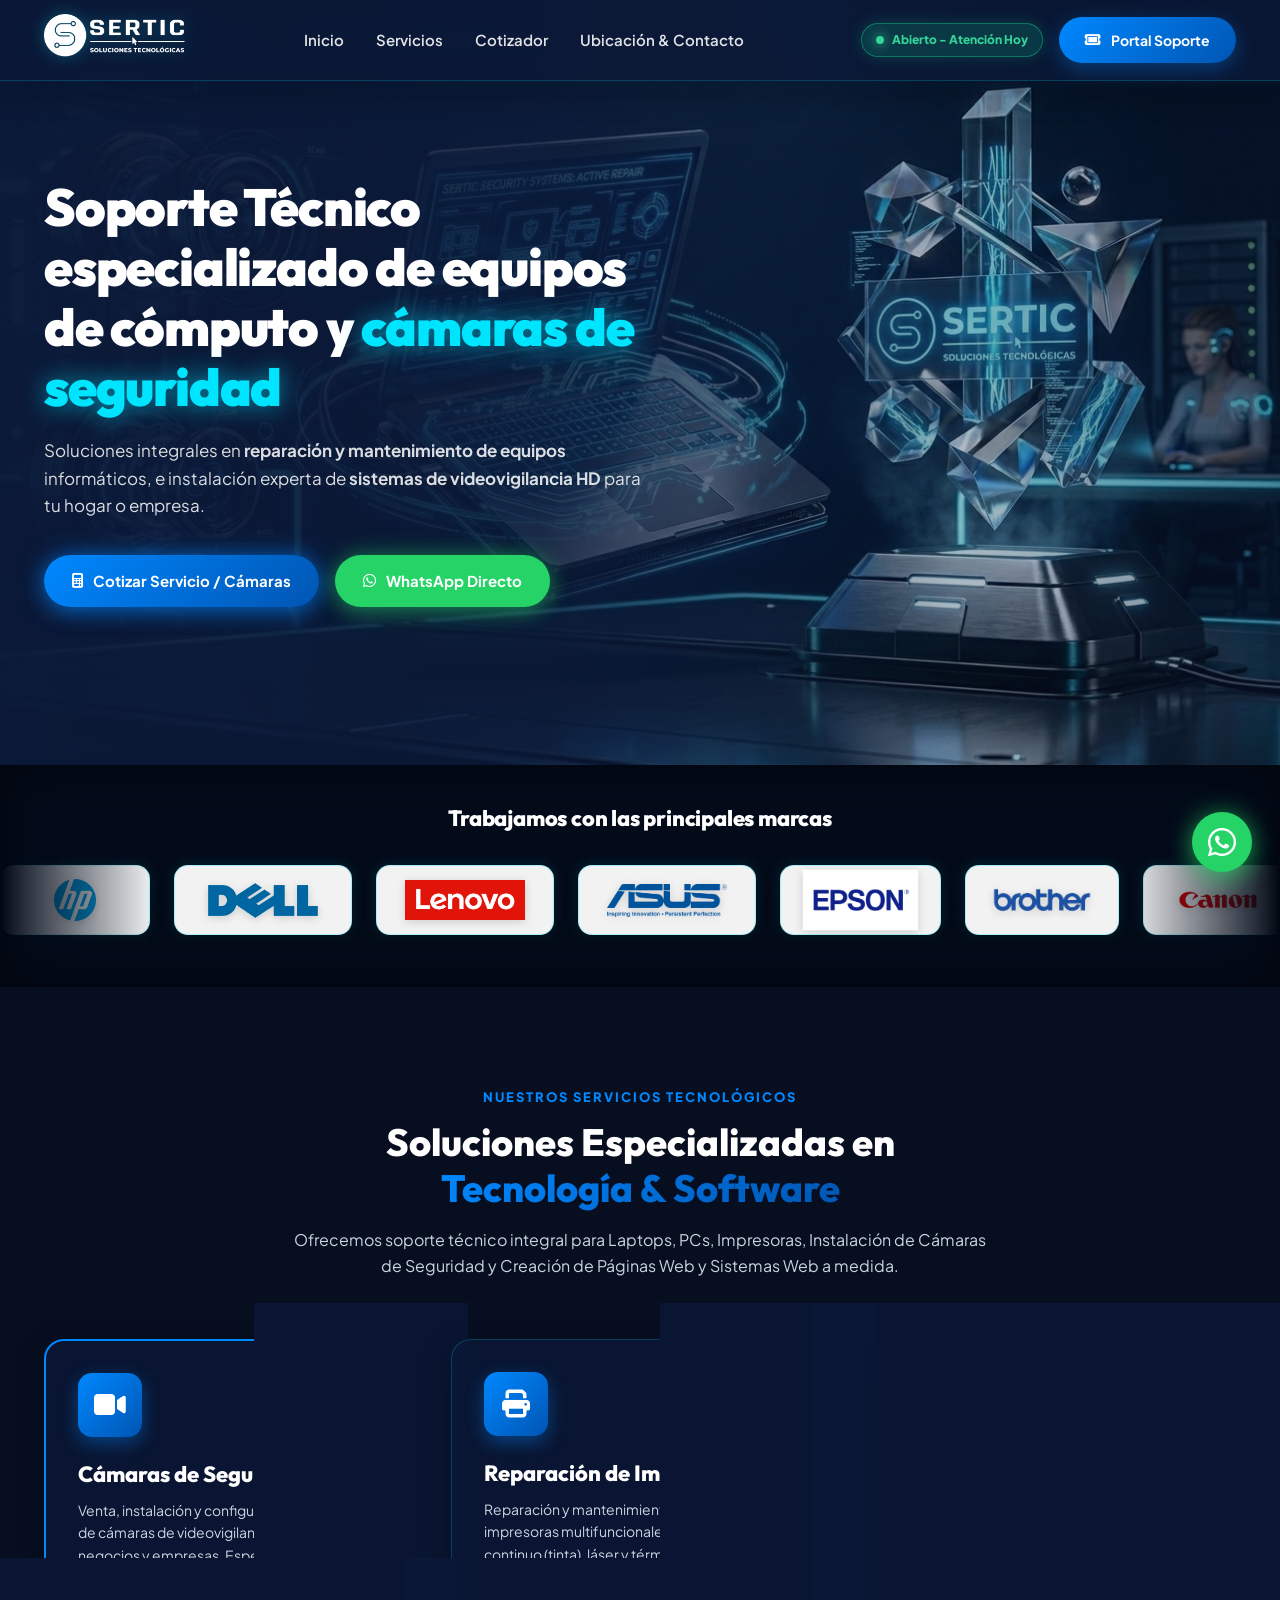
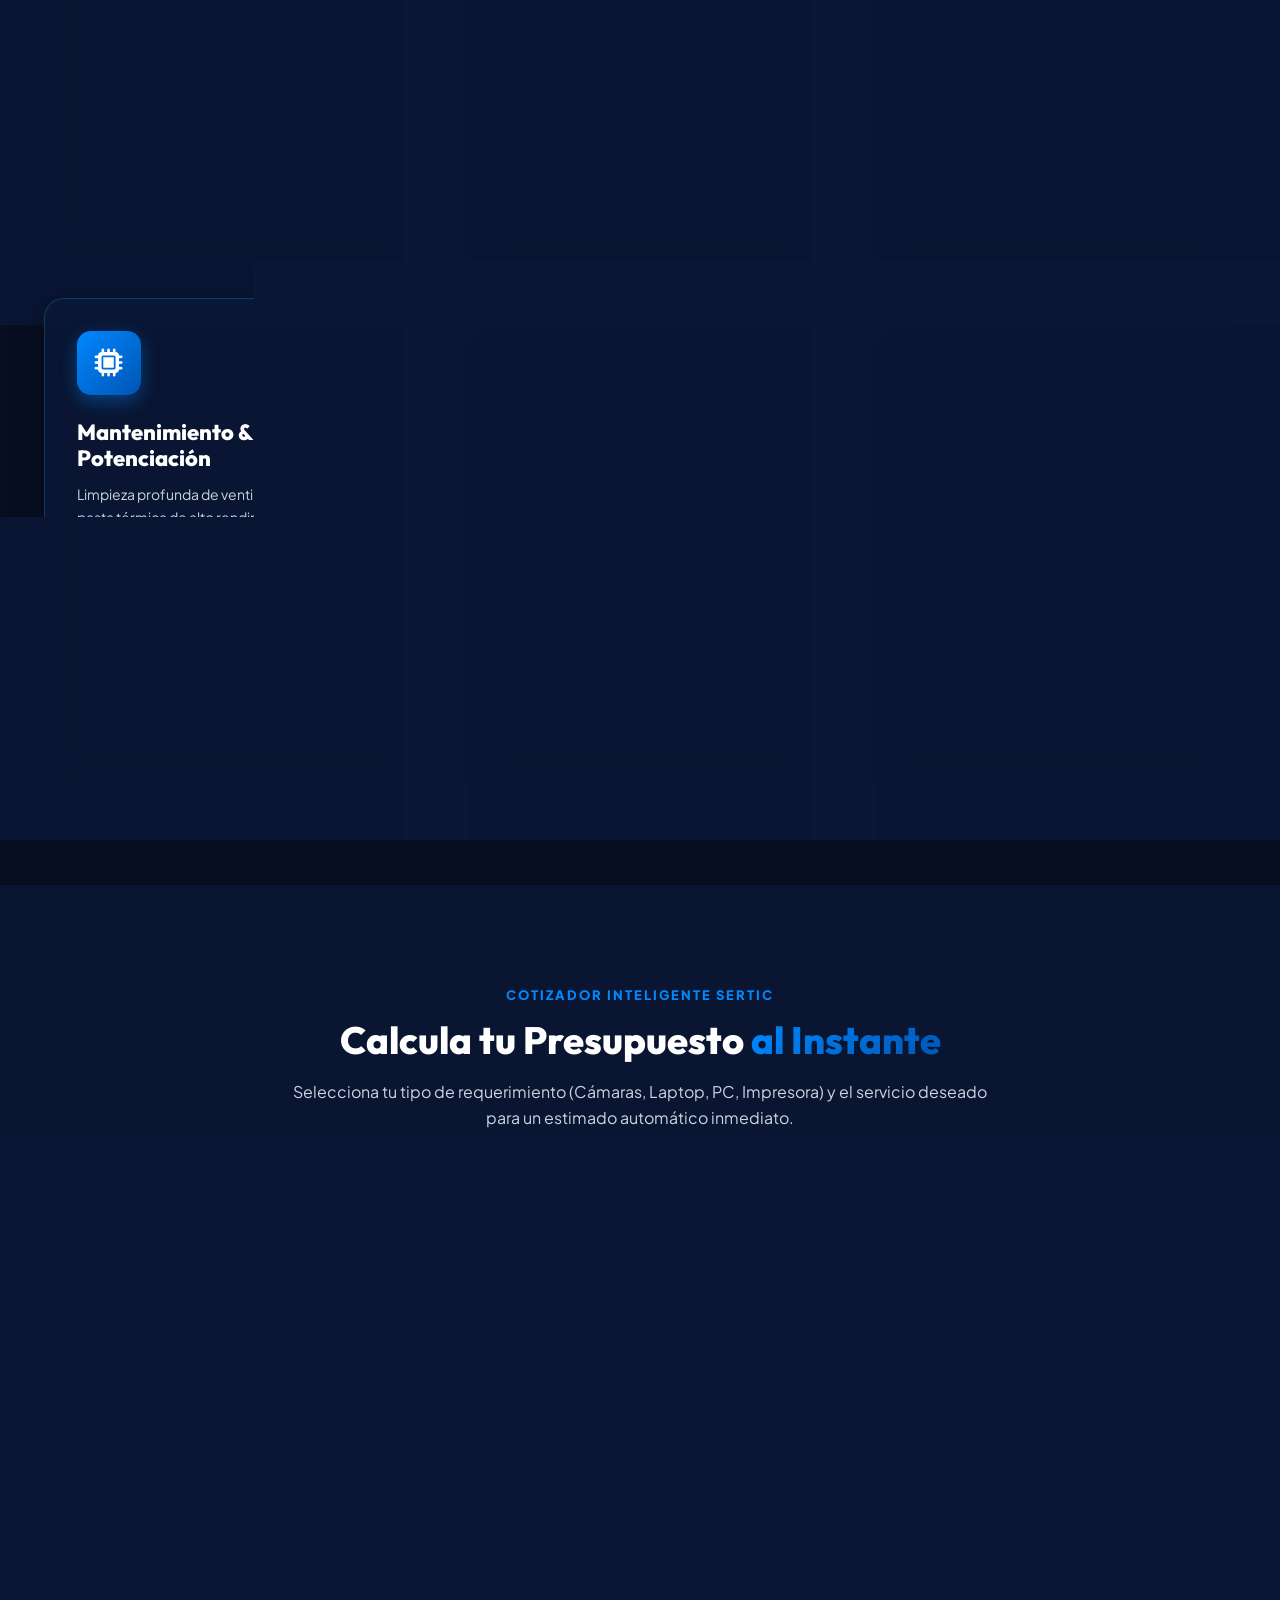
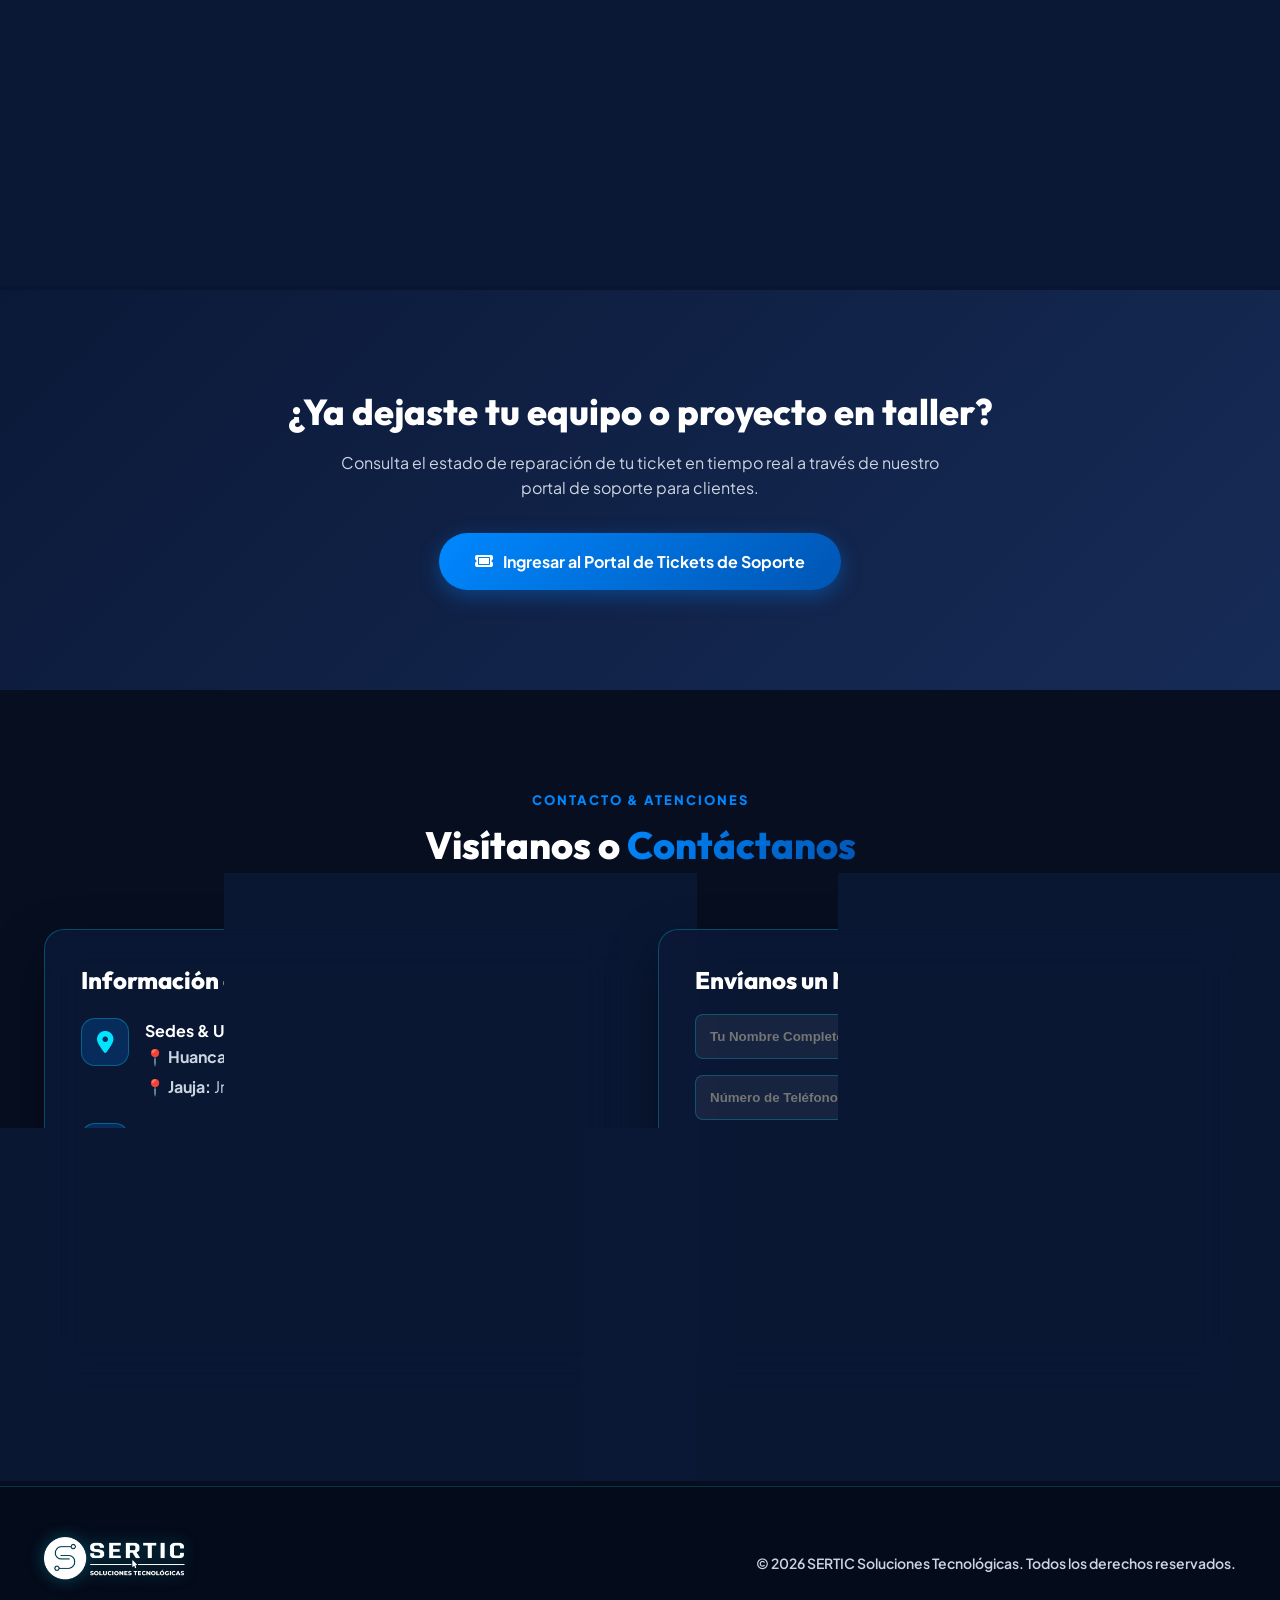
<file: index.html>
<!DOCTYPE html>
<html lang="es">

<head>
  <meta charset="UTF-8">
  <meta name="viewport" content="width=device-width, initial-scale=1.0">
  <title>SERTIC - Soluciones Tecnológicas</title>
  <link rel="icon" type="image/png" href="favicon.png">
  <link rel="apple-touch-icon" href="favicon.png">
  <meta name="description"
    content="Servicio técnico profesional de Laptops, PC, Impresoras e Instalación de Cámaras de Seguridad (Hikvision, Dahua, EZVIZ). Reparación express, mantenimiento y soporte a empresas.">
  <link rel="stylesheet" href="styles.css">
  <!-- FontAwesome Icons -->
  <link rel="stylesheet" href="https://cdnjs.cloudflare.com/ajax/libs/font-awesome/6.5.1/css/all.min.css">
</head>

<body>

  <!-- Header / Navbar -->
  <nav class="navbar">
    <div class="container">
      <a href="#" class="logo">
        <img src="logo_white.png" alt="SERTIC Soluciones Tecnológicas Logo" class="logo-img">
      </a>

      <ul class="nav-links" id="nav-menu">
        <li><a href="#inicio" class="nav-link">Inicio</a></li>
        <li><a href="#servicios" class="nav-link">Servicios</a></li>
        <li><a href="#cotizador" class="nav-link">Cotizador</a></li>
        <li><a href="#contacto" class="nav-link">Ubicación & Contacto</a></li>
      </ul>

      <div class="nav-actions">
        <div class="status-badge hide-mobile">
          <span class="status-dot"></span>
          <span>Abierto - Atención Hoy</span>
        </div>
        <a href="https://sistema.sertic-peru.site" target="_blank" class="btn btn-primary nav-portal-btn">
          <i class="fa-solid fa-ticket"></i> <span>Portal Soporte</span>
        </a>
        <button class="mobile-toggle" id="mobile-toggle" aria-label="Abrir menú">
          <i class="fa-solid fa-bars"></i>
        </button>
      </div>
    </div>
  </nav>

  <!-- Hero Section (Full 3D Inmersivo Header) -->
  <section id="inicio" class="hero-3d-full">
    <div class="hero-3d-bg-full" style="background-image: url('img/hero_3d.jpg');"></div>
    <div class="hero-3d-overlay-full"></div>
    
    <div class="container hero-3d-container">
      <div class="hero-3d-single-content">
        
        <h1 class="hero-3d-title">
          Soporte Técnico especializado de equipos de cómputo y <span class="text-glow-cyan">cámaras de seguridad</span>
        </h1>

        <p class="hero-3d-desc">
          Soluciones integrales en <strong>reparación y mantenimiento de equipos</strong> informáticos, e instalación experta de <strong>sistemas de videovigilancia HD</strong> para tu hogar o empresa.
        </p>

        <div class="hero-3d-buttons">
          <a href="#cotizador" class="btn btn-primary btn-glow-large">
            <i class="fa-solid fa-calculator"></i> Cotizar Servicio / Cámaras
          </a>
          <a href="https://wa.me/51905937509?text=Hola%20SERTIC,%20deseo%20consultar%20por%20servicio%20técnico"
            target="_blank" class="btn btn-whatsapp-glow">
            <i class="fa-brands fa-whatsapp"></i> WhatsApp Directo
          </a>
        </div>

      </div>
    </div>
  </section>

  <!-- Brands Section / Marquee Bar -->
  <section class="brands-section">
    <div class="container">
      <div class="brands-header">
        <h2 class="brands-title">Trabajamos con las principales marcas</h2>
      </div>
    </div>

    <div class="brands-marquee-wrapper">
      <div class="brands-marquee-track">
        <!-- Group 1 -->
        <div class="brand-pill" title="HP">
          <img src="img/hp.webp" alt="HP Logo" class="brand-img">
        </div>
        <div class="brand-pill" title="DELL">
          <img src="img/dell.png" alt="DELL Logo" class="brand-img">
        </div>
        <div class="brand-pill" title="Lenovo">
          <img src="img/lenovo.png" alt="Lenovo Logo" class="brand-img">
        </div>
        <div class="brand-pill" title="ASUS">
          <img src="img/asus.webp" alt="ASUS Logo" class="brand-img">
        </div>
        <div class="brand-pill" title="EPSON">
          <img src="img/epson.png" alt="EPSON Logo" class="brand-img brand-img-lg">
        </div>
        <div class="brand-pill" title="Brother">
          <img src="img/brother.png" alt="Brother Logo" class="brand-img brand-img-lg">
        </div>
        <div class="brand-pill" title="Canon">
          <img src="img/canon.png" alt="Canon Logo" class="brand-img brand-img-lg">
        </div>
        <div class="brand-pill" title="Hikvision">
          <img src="img/hikvision.png" alt="Hikvision Logo" class="brand-img brand-img-lg">
        </div>
        <div class="brand-pill" title="Dahua">
          <img src="img/dahua.webp" alt="Dahua Logo" class="brand-img">
        </div>
        <div class="brand-pill" title="EZVIZ">
          <img src="img/ezviz.png" alt="EZVIZ Logo" class="brand-img brand-img-lg">
        </div>

        <!-- Group 2 (Duplicate for Seamless Loop) -->
        <div class="brand-pill" title="HP">
          <img src="img/hp.webp" alt="HP Logo" class="brand-img">
        </div>
        <div class="brand-pill" title="DELL">
          <img src="img/dell.png" alt="DELL Logo" class="brand-img">
        </div>
        <div class="brand-pill" title="Lenovo">
          <img src="img/lenovo.png" alt="Lenovo Logo" class="brand-img">
        </div>
        <div class="brand-pill" title="ASUS">
          <img src="img/asus.webp" alt="ASUS Logo" class="brand-img">
        </div>
        <div class="brand-pill" title="EPSON">
          <img src="img/epson.png" alt="EPSON Logo" class="brand-img brand-img-lg">
        </div>
        <div class="brand-pill" title="Brother">
          <img src="img/brother.png" alt="Brother Logo" class="brand-img brand-img-lg">
        </div>
        <div class="brand-pill" title="Canon">
          <img src="img/canon.png" alt="Canon Logo" class="brand-img brand-img-lg">
        </div>
        <div class="brand-pill" title="Hikvision">
          <img src="img/hikvision.png" alt="Hikvision Logo" class="brand-img brand-img-lg">
        </div>
        <div class="brand-pill" title="Dahua">
          <img src="img/dahua.webp" alt="Dahua Logo" class="brand-img">
        </div>
        <div class="brand-pill" title="EZVIZ">
          <img src="img/ezviz.png" alt="EZVIZ Logo" class="brand-img brand-img-lg">
        </div>
      </div>
    </div>
  </section>

  </div>
  </div>
  </section>

  <!-- Services Section -->
  <section id="servicios" class="section">
    <div class="container">
      <div class="section-header">
        <span class="section-subtitle">Nuestros Servicios Tecnológicos</span>
        <h2 class="section-title">Soluciones Especializadas en <span class="text-gradient">Tecnología & Software</span></h2>
        <p class="section-desc">Ofrecemos soporte técnico integral para Laptops, PCs, Impresoras, Instalación de Cámaras de Seguridad y Creación de Páginas Web y Sistemas Web a medida.</p>
      </div>

      <div class="services-grid">

        <!-- Service 1: Cámaras de Seguridad NEW! -->
        <div class="service-card" style="border: 2px solid var(--sertic-blue);">
          <div class="service-icon-wrapper"><i class="fa-solid fa-video"></i></div>
          <h3 class="service-title">Cámaras de Seguridad (CCTV)</h3>
          <p class="service-desc">Venta, instalación y configuración de sistemas de cámaras de videovigilancia para
            casas, negocios y empresas. Especialistas en marcas líderes: <strong>Hikvision, Dahua y EZVIZ</strong>.</p>
          <ul class="service-features">
            <li>Monitoreo en vivo desde tu celular (iOS / Android)</li>
            <li>Cámaras Full HD, 4K, visión nocturna y audio</li>
            <li>Instalación de DVR / NVR y discos de grabación</li>
            <li>Marcas oficiales: Hikvision, Dahua y EZVIZ</li>
          </ul>
          <a href="#cotizador" class="btn btn-primary" style="width: 100%;">Cotizar Cámaras</a>
        </div>

        <!-- Service 2: Impresoras -->
        <div class="service-card">
          <div class="service-icon-wrapper"><i class="fa-solid fa-print"></i></div>
          <h3 class="service-title">Reparación de Impresoras</h3>
          <p class="service-desc">Reparación y mantenimiento especializado de impresoras multifuncionales de sistema
            continuo (tinta), láser y térmicas de todas las marcas.</p>
          <ul class="service-features">
            <li>Limpieza de cabezales, inyectores y atascos</li>
            <li>Cambio de almohadillas y reset de contador</li>
            <li>Mantenimiento de fusor láser y rodillos</li>
            <li>Configuración de impresión Wi-Fi y Red</li>
          </ul>
          <a href="#cotizador" class="btn btn-secondary" style="width: 100%;">Cotizar Impresora</a>
        </div>

        <!-- Service 3: Laptops -->
        <div class="service-card">
          <div class="service-icon-wrapper"><i class="fa-solid fa-laptop"></i></div>
          <h3 class="service-title">Reparación de Laptops</h3>
          <p class="service-desc">Solución a problemas electrónicos en placa madre, cambio de pantallas quebradas,
            teclados, bisagras y conectores de carga.</p>
          <ul class="service-features">
            <li>Reemplazo de pantallas LED/OLED</li>
            <li>Reballing de Chipset de Video</li>
            <li>Reparación de bisagras y carcasa</li>
          </ul>
          <a href="#cotizador" class="btn btn-secondary" style="width: 100%;">Cotizar Servicio</a>
        </div>

        <!-- Service 4: Mantenimiento -->
        <div class="service-card">
          <div class="service-icon-wrapper"><i class="fa-solid fa-microchip"></i></div>
          <h3 class="service-title">Mantenimiento & Potenciación</h3>
          <p class="service-desc">Limpieza profunda de ventilación, cambio de pasta térmica de alto rendimiento,
            instalación de discos SSD NVMe y memoria RAM.</p>
          <ul class="service-features">
            <li>Cambio de Pasta Térmica Noctua/Arctic</li>
            <li>Optimización de Windows a máxima velocidad</li>
            <li>Ampliación de Memoria RAM</li>
          </ul>
          <a href="#cotizador" class="btn btn-secondary" style="width: 100%;">Cotizar Servicio</a>
        </div>

        <!-- Service 5: Sistemas & Páginas Web -->
        <div class="service-card">
          <div class="service-icon-wrapper"><i class="fa-solid fa-code"></i></div>
          <h3 class="service-title">Páginas Web & Sistemas a Medida</h3>
          <p class="service-desc">Creación de páginas web profesionales, plataformas digitales, sistemas de gestión y portales a medida para todo tipo de empresas.</p>
          <ul class="service-features">
            <li>Diseño y Creación de Páginas Web Profesionales</li>
            <li>Desarrollo de Sistemas Web e Inventarios</li>
            <li>Despliegue en la Nube y Alta Disponibilidad</li>
          </ul>
          <a href="#cotizador" class="btn btn-secondary" style="width: 100%;">Cotizar Servicio</a>
        </div>

        <!-- Service 6: Soporte Empresas -->
        <div class="service-card">
          <div class="service-icon-wrapper"><i class="fa-solid fa-building"></i></div>
          <h3 class="service-title">Soporte Corporativo a Empresas</h3>
          <p class="service-desc">Mantenimiento preventivo y correctivo periódico de flotas de computadoras, impresoras,
            cámaras, redes locales y servidores.</p>
          <ul class="service-features">
            <li>Planes de mantenimiento mensual</li>
            <li>Configuración de redes y Wi-Fi Mesh</li>
            <li>Atención prioritaria presencial</li>
          </ul>
          <a href="#cotizador" class="btn btn-secondary" style="width: 100%;">Cotizar Servicio</a>
        </div>

      </div>
    </div>
  </section>

  <!-- Interactive Online Quote Calculator -->
  <section id="cotizador" class="section" style="background: var(--sertic-blue-ice);">
    <div class="container">
      <div class="section-header">
        <span class="section-subtitle">Cotizador Inteligente SERTIC</span>
        <h2 class="section-title">Calcula tu Presupuesto <span class="text-gradient">al Instante</span></h2>
        <p class="section-desc">Selecciona tu tipo de requerimiento (Cámaras, Laptop, PC, Impresora) y el servicio
          deseado para un estimado automático inmediato.</p>
      </div>

      <div class="calculator-box">
        <!-- Step 1: Select Device -->
        <p class="calc-step-title">1. Selecciona el Tipo de Servicio o Equipo:</p>
        <div class="options-grid" id="device-options">
          <div class="option-card active" data-value="camaras">
            <div class="option-icon"><i class="fa-solid fa-video"></i></div>
            <div class="option-name">Cámaras de Seguridad</div>
          </div>
          <div class="option-card" data-value="laptop">
            <div class="option-icon"><i class="fa-solid fa-laptop"></i></div>
            <div class="option-name">Laptop / Notebook</div>
          </div>
          <div class="option-card" data-value="impresora">
            <div class="option-icon"><i class="fa-solid fa-print"></i></div>
            <div class="option-name">Impresora (Tinta/Láser)</div>
          </div>
          <div class="option-card" data-value="pc">
            <div class="option-icon"><i class="fa-solid fa-desktop"></i></div>
            <div class="option-name">PC de Escritorio</div>
          </div>
          <div class="option-card" data-value="servidor">
            <div class="option-icon"><i class="fa-solid fa-server"></i></div>
            <div class="option-name">Servidor / Mac</div>
          </div>
        </div>

        <!-- Step 2: Select Issue (Populated dynamically via JS) -->
        <p class="calc-step-title">2. Selecciona el Tipo de Trabajo:</p>
        <div class="options-grid" id="issue-options"></div>

        <!-- Calculation Result Summary -->
        <div class="calc-summary">
          <div>
            <p style="font-size: 12px; color: #94A3B8">Estimado Preliminar:</p>
            <h4 id="calc-summary-text" style="color: white; margin-top: 4px;">Cámaras de Seguridad - Mantenimiento &
              Config. Celular</h4>
          </div>
          <div class="calc-summary-result-wrapper">
            <div class="price-text" id="calc-total-price">S/ 80.00</div>
            <a href="#" id="calc-ws-btn" target="_blank" class="btn btn-whatsapp">
              <i class="fa-brands fa-whatsapp"></i> Solicitar Cita por WhatsApp
            </a>
          </div>
        </div>

      </div>
    </div>
  </section>

  <!-- Support Portal Banner -->
  <section class="section" style="background: linear-gradient(135deg, #0B1938 0%, #162B56 100%); color: white;">
    <div class="container" style="text-align: center;">
      <h2 style="font-size: 36px; margin-bottom: 16px; color: white;">¿Ya dejaste tu equipo o proyecto en taller?</h2>
      <p style="color: #CBD5E1; max-width: 600px; margin: 0 auto 32px auto;">
        Consulta el estado de reparación de tu ticket en tiempo real a través de nuestro portal de soporte para
        clientes.
      </p>
      <a href="https://sistema.sertic-peru.site" target="_blank" class="btn btn-primary"
        style="padding: 16px 36px; font-size: 16px;">
        <i class="fa-solid fa-ticket"></i> Ingresar al Portal de Tickets de Soporte
      </a>
    </div>
  </section>

  <!-- Location & Contact -->
  <section id="contacto" class="section">
    <div class="container">
      <div class="section-header">
        <span class="section-subtitle">Contacto & Atenciones</span>
        <h2 class="section-title">Visítanos o <span class="text-gradient">Contáctanos</span></h2>
      </div>

      <div class="contact-grid">
        <div class="info-card">
          <h3 style="font-size: 24px; margin-bottom: 24px; color: var(--sertic-navy);">Información de la Tienda</h3>

          <div class="info-item">
            <div class="info-icon"><i class="fa-solid fa-location-dot"></i></div>
            <div>
              <strong style="color: var(--sertic-navy);">Sedes & Ubicaciones:</strong>
              <p style="color: var(--text-secondary); margin-bottom: 4px;">📍 <strong>Huancayo:</strong> Jr. Atahualpa 409 Siglo XX - Huancayo, Perú</p>
              <p style="color: var(--text-secondary);">📍 <strong>Jauja:</strong> Jr. Bolívar 575 - Jauja, Perú</p>
            </div>
          </div>

          <div class="info-item">
            <div class="info-icon"><i class="fa-solid fa-clock"></i></div>
            <div>
              <strong style="color: var(--sertic-navy);">Horario de Atención:</strong>
              <p style="color: var(--text-secondary);">Lunes a Sábado: 9:00 AM - 8:00 PM</p>
            </div>
          </div>

          <div class="info-item">
            <div class="info-icon"><i class="fa-solid fa-phone"></i></div>
            <div>
              <strong style="color: var(--sertic-navy);">Central Telefónica & WhatsApp:</strong>
              <p style="color: var(--text-secondary);">+51 905 937 509</p>
            </div>
          </div>

          <div class="info-item">
            <div class="info-icon"><i class="fa-solid fa-envelope"></i></div>
            <div>
              <strong style="color: var(--sertic-navy);">Correo Electrónico:</strong>
              <p style="color: var(--text-secondary);">soporte@sertic-peru.site</p>
            </div>
          </div>
        </div>

        <!-- Interactive Contact Form -->
        <div class="info-card">
          <h3 style="font-size: 24px; margin-bottom: 20px; color: var(--sertic-navy);">Envíanos un Mensaje</h3>
          <form id="contact-form" action="https://api.web3forms.com/submit" method="POST">
            <input type="hidden" name="access_key" value="f699024e-c519-479d-9711-8238f5ea91d8">
            <input type="hidden" name="from_name" value="Web SERTIC Contacto">
            <input type="hidden" name="subject" value="Nuevo Mensaje de Cliente - Web SERTIC">

            <div style="margin-bottom: 16px;">
              <input type="text" name="name" id="form-name" placeholder="Tu Nombre Completo" required
                style="width: 100%; padding: 14px; background: rgba(255, 255, 255, 0.06); border: 1px solid rgba(0, 229, 255, 0.25); border-radius: 8px; color: #FFFFFF; font-weight: 600;">
            </div>
            <div style="margin-bottom: 16px;">
              <input type="tel" name="phone" id="form-phone" placeholder="Número de Teléfono / WhatsApp" required
                style="width: 100%; padding: 14px; background: rgba(255, 255, 255, 0.06); border: 1px solid rgba(0, 229, 255, 0.25); border-radius: 8px; color: #FFFFFF; font-weight: 600;">
            </div>
            <div style="margin-bottom: 20px;">
              <textarea name="message" id="form-msg" rows="4"
                placeholder="Describe lo que necesitas (Laptops, Impresoras, Instalación de Cámaras)..." required
                style="width: 100%; padding: 14px; background: rgba(255, 255, 255, 0.06); border: 1px solid rgba(0, 229, 255, 0.25); border-radius: 8px; color: #FFFFFF; font-weight: 600;"></textarea>
            </div>
            <button type="submit" class="btn btn-primary" style="width: 100%;">
              <i class="fa-solid fa-paper-plane"></i> Enviar Mensaje a Correo
            </button>
          </form>
        </div>

      </div>
    </div>
  </section>

  <!-- Footer -->
  <footer class="footer">
    <div class="container">
      <div style="display: flex; justify-content: space-between; align-items: center; flex-wrap: wrap; gap: 20px;">
        <a href="#" class="logo">
          <img src="logo_white.png" alt="SERTIC Soluciones Tecnológicas Logo" class="logo-img">
        </a>

        <p style="color: var(--text-secondary); font-size: 14px; font-weight: 600;">
          © 2026 SERTIC Soluciones Tecnológicas. Todos los derechos reservados.
        </p>
      </div>
    </div>
  </footer>

  <!-- Floating WhatsApp Chat Button -->
  <a href="https://wa.me/51905937509?text=Hola%20SERTIC,%20quisiera%20consultar%20por%20instalación%20de%20cámaras%20o%20servicio%20técnico"
    target="_blank" class="whatsapp-float" title="Contactar por WhatsApp">
    <i class="fa-brands fa-whatsapp"></i>
  </a>

  <script src="app.js"></script>
</body>

</html>
</file>
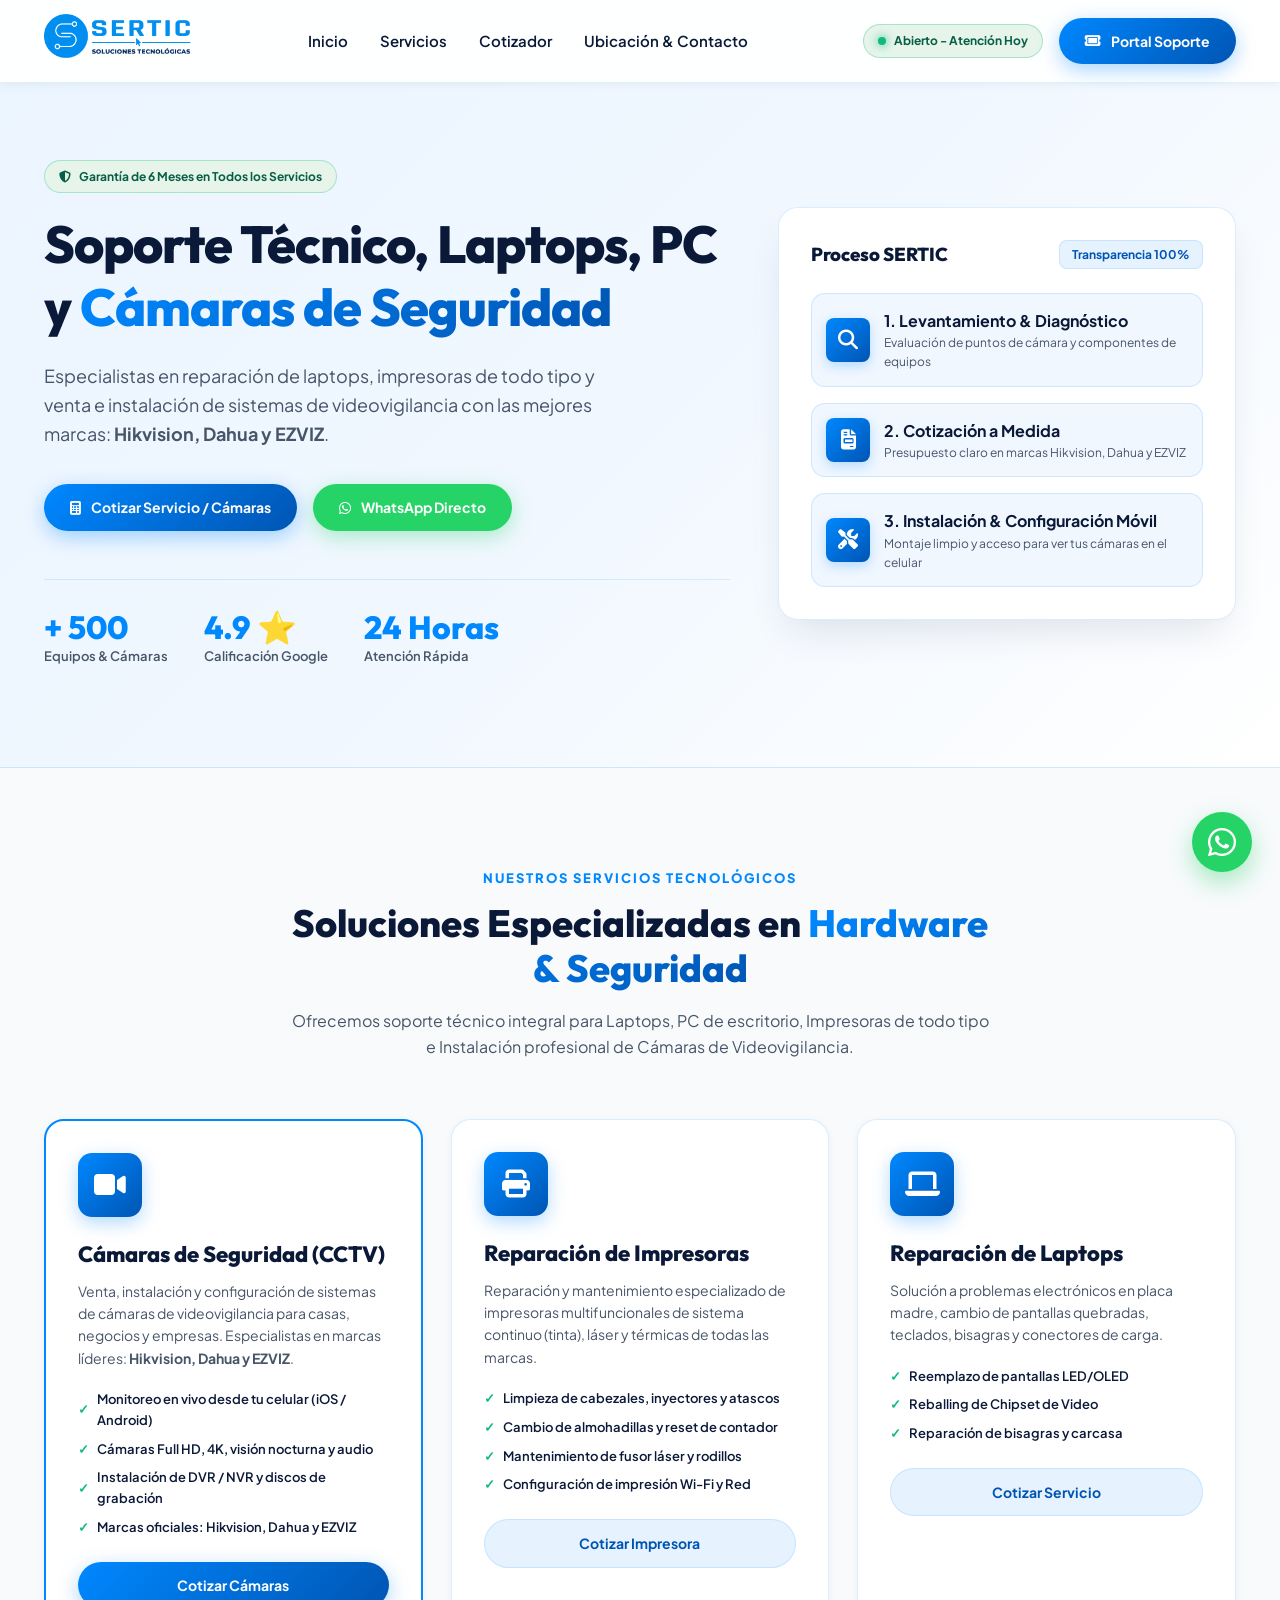
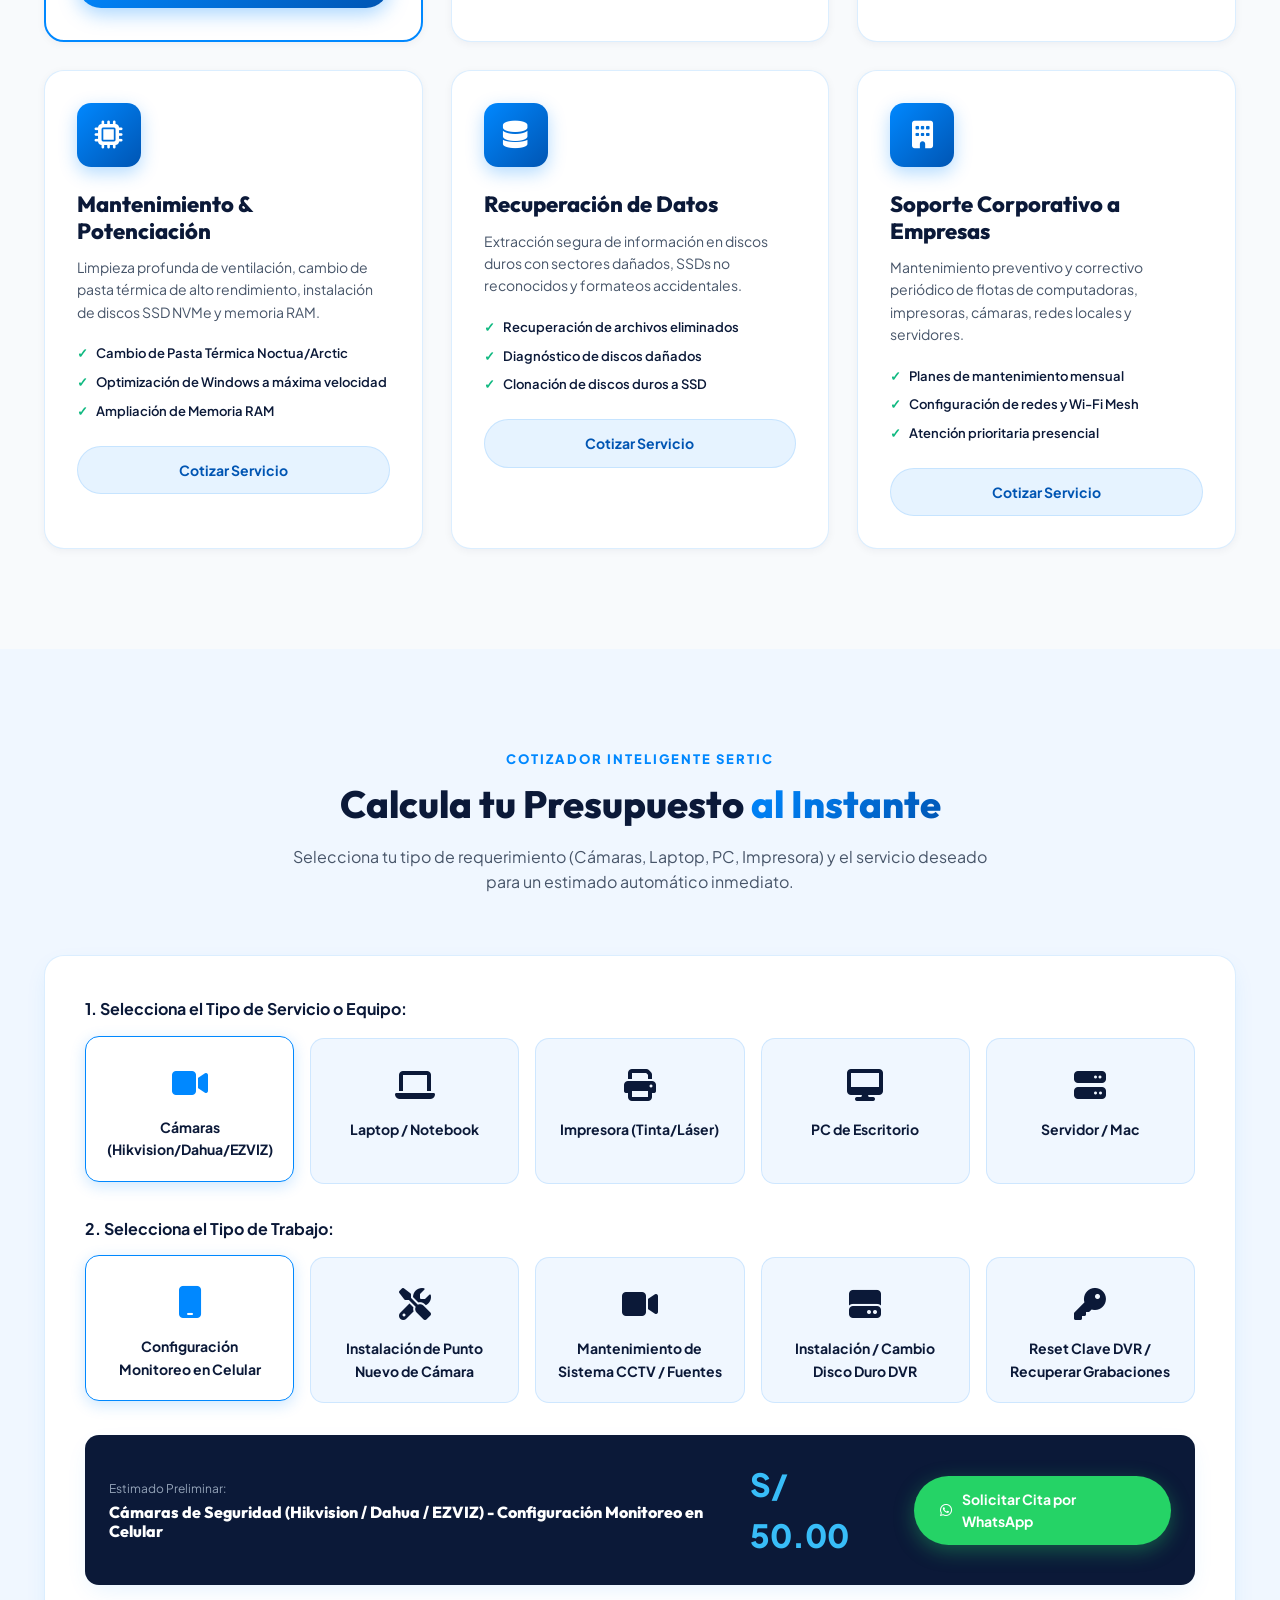
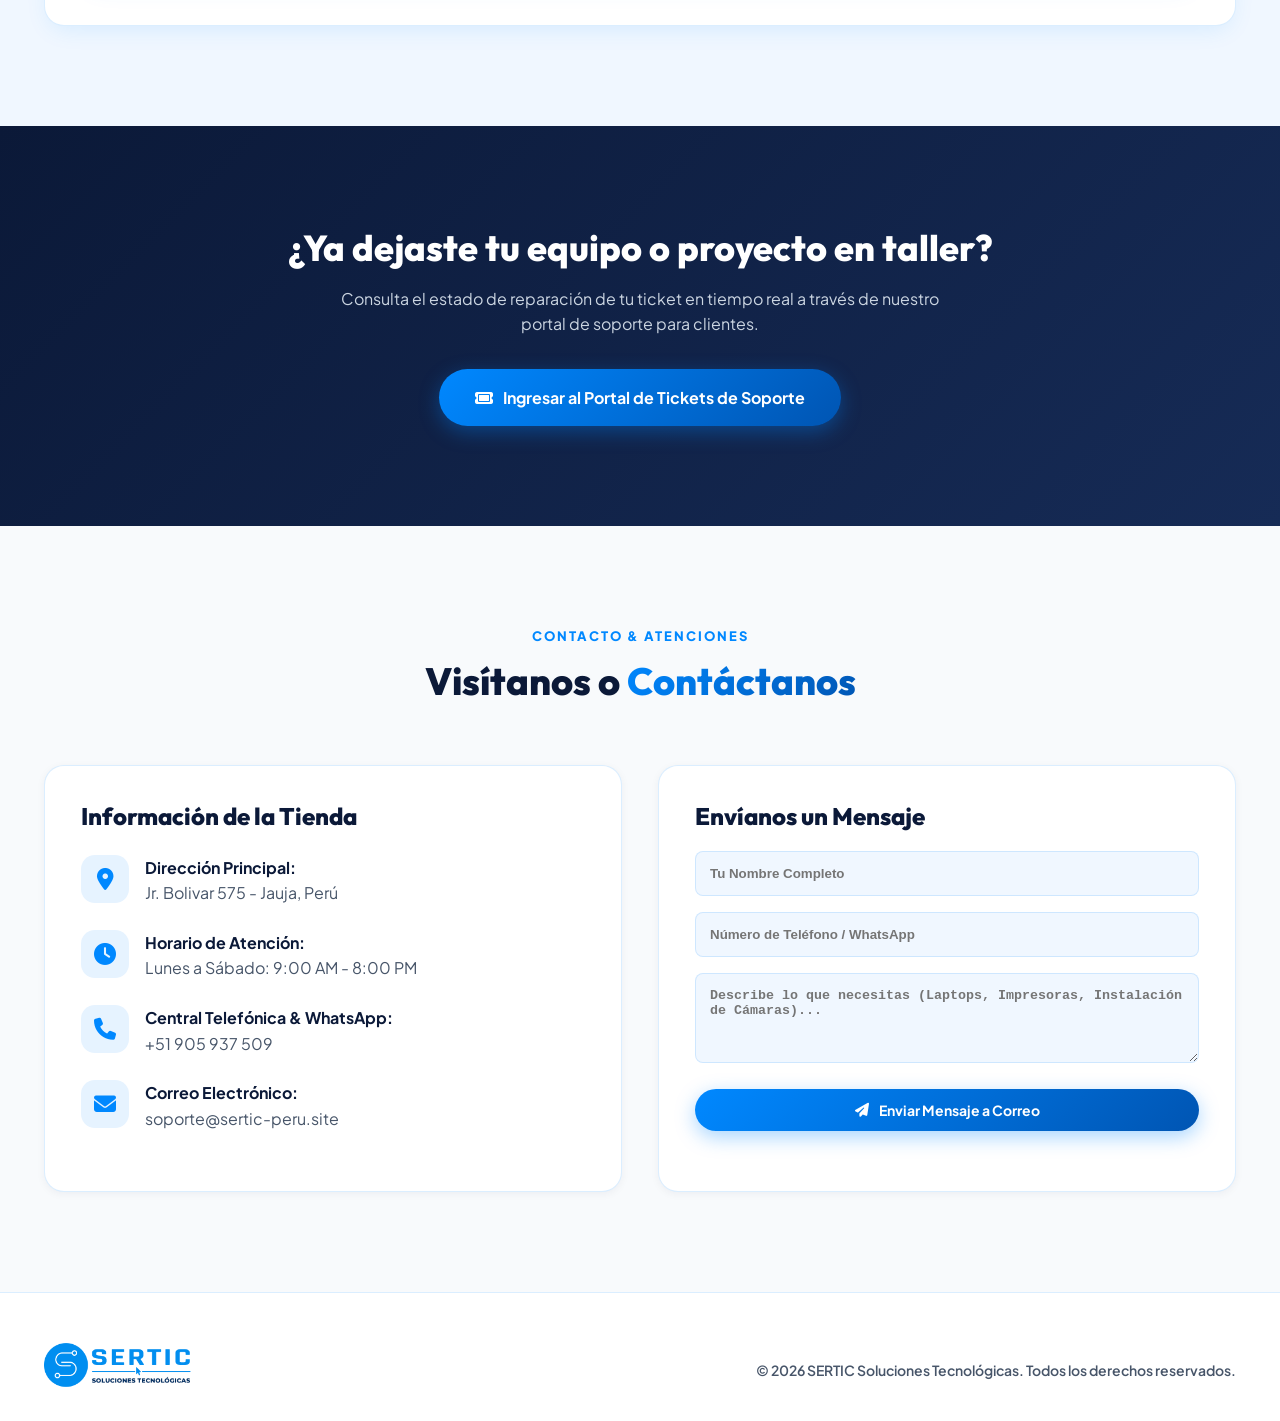
<file: sertic-web/index.html>
<!DOCTYPE html>
<html lang="es">

<head>
  <meta charset="UTF-8">
  <meta name="viewport" content="width=device-width, initial-scale=1.0">
  <title>SERTIC - Soluciones Tecnológicas</title>
  <meta name="description"
    content="Servicio técnico profesional de Laptops, PC, Impresoras e Instalación de Cámaras de Seguridad (Hikvision, Dahua, EZVIZ). Reparación express, mantenimiento y soporte a empresas.">
  <link rel="stylesheet" href="styles.css">
  <!-- FontAwesome Icons -->
  <link rel="stylesheet" href="https://cdnjs.cloudflare.com/ajax/libs/font-awesome/6.5.1/css/all.min.css">
</head>

<body>

  <!-- Header / Navbar -->
  <nav class="navbar">
    <div class="container">
      <a href="#" class="logo">
        <img src="logo.png" alt="SERTIC Soluciones Tecnológicas Logo" class="logo-img">
      </a>

      <ul class="nav-links" id="nav-menu">
        <li><a href="#inicio" class="nav-link">Inicio</a></li>
        <li><a href="#servicios" class="nav-link">Servicios</a></li>
        <li><a href="#cotizador" class="nav-link">Cotizador</a></li>
        <li><a href="#contacto" class="nav-link">Ubicación & Contacto</a></li>
      </ul>

      <div class="nav-actions">
        <div class="status-badge hide-mobile">
          <span class="status-dot"></span>
          <span>Abierto - Atención Hoy</span>
        </div>
        <a href="https://sistema.sertic-peru.site" target="_blank" class="btn btn-primary nav-portal-btn">
          <i class="fa-solid fa-ticket"></i> <span>Portal Soporte</span>
        </a>
        <button class="mobile-toggle" id="mobile-toggle" aria-label="Abrir menú">
          <i class="fa-solid fa-bars"></i>
        </button>
      </div>
    </div>
  </nav>

  <!-- Hero Section -->
  <section id="inicio" class="hero">
    <div class="container">
      <div class="hero-grid">
        <div class="hero-content">
          <div class="hero-badge">
            <span class="status-badge">
              <i class="fa-solid fa-shield-halved"></i> Garantía de 6 Meses en Todos los Servicios
            </span>
          </div>

          <h1 class="hero-title">
            Soporte Técnico, Laptops, PC y <span class="text-gradient">Cámaras de Seguridad</span>
          </h1>

          <p class="hero-desc">
            Especialistas en reparación de laptops, impresoras de todo tipo y venta e instalación de sistemas de
            videovigilancia con las mejores marcas: <strong>Hikvision, Dahua y EZVIZ</strong>.
          </p>

          <div class="hero-buttons">
            <a href="#cotizador" class="btn btn-primary">
              <i class="fa-solid fa-calculator"></i> Cotizar Servicio / Cámaras
            </a>
            <a href="https://wa.me/51905937509?text=Hola%20SERTIC,%20deseo%20consultar%20por%20instalación%20de%20cámaras%20o%20servicio%20técnico"
              target="_blank" class="btn btn-whatsapp">
              <i class="fa-brands fa-whatsapp"></i> WhatsApp Directo
            </a>
          </div>

          <div class="hero-stats">
            <div class="stat-item">
              <h3>+ 500</h3>
              <p>Equipos & Cámaras</p>
            </div>
            <div class="stat-item">
              <h3>4.9 ⭐</h3>
              <p>Calificación Google</p>
            </div>
            <div class="stat-item">
              <h3>24 Horas</h3>
              <p>Atención Rápida</p>
            </div>
          </div>
        </div>

        <div class="hero-card-wrapper">
          <div class="hero-card">
            <div class="hero-card-content">
              <div class="card-header">
                <h3>Proceso SERTIC</h3>
                <span class="chip">Transparencia 100%</span>
              </div>

              <div class="feature-list">
                <div class="feature-item">
                  <div class="feature-icon"><i class="fa-solid fa-magnifying-glass"></i></div>
                  <div>
                    <strong style="color: var(--sertic-navy)">1. Levantamiento & Diagnóstico</strong>
                    <p style="font-size: 12px; color: var(--text-secondary)">Evaluación de puntos de cámara y
                      componentes de equipos</p>
                  </div>
                </div>

                <div class="feature-item">
                  <div class="feature-icon"><i class="fa-solid fa-file-invoice"></i></div>
                  <div>
                    <strong style="color: var(--sertic-navy)">2. Cotización a Medida</strong>
                    <p style="font-size: 12px; color: var(--text-secondary)">Presupuesto claro en marcas Hikvision,
                      Dahua y EZVIZ</p>
                  </div>
                </div>

                <div class="feature-item">
                  <div class="feature-icon"><i class="fa-solid fa-screwdriver-wrench"></i></div>
                  <div>
                    <strong style="color: var(--sertic-navy)">3. Instalación & Configuración Móvil</strong>
                    <p style="font-size: 12px; color: var(--text-secondary)">Montaje limpio y acceso para ver tus
                      cámaras en el celular</p>
                  </div>
                </div>
              </div>

            </div>
          </div>
        </div>

      </div>
    </div>
  </section>

  <!-- Services Section -->
  <section id="servicios" class="section">
    <div class="container">
      <div class="section-header">
        <span class="section-subtitle">Nuestros Servicios Tecnológicos</span>
        <h2 class="section-title">Soluciones Especializadas en <span class="text-gradient">Hardware & Seguridad</span>
        </h2>
        <p class="section-desc">Ofrecemos soporte técnico integral para Laptops, PC de escritorio, Impresoras de todo
          tipo e Instalación profesional de Cámaras de Videovigilancia.</p>
      </div>

      <div class="services-grid">

        <!-- Service 1: Cámaras de Seguridad NEW! -->
        <div class="service-card" style="border: 2px solid var(--sertic-blue);">
          <div class="service-icon-wrapper"><i class="fa-solid fa-video"></i></div>
          <h3 class="service-title">Cámaras de Seguridad (CCTV)</h3>
          <p class="service-desc">Venta, instalación y configuración de sistemas de cámaras de videovigilancia para
            casas, negocios y empresas. Especialistas en marcas líderes: <strong>Hikvision, Dahua y EZVIZ</strong>.</p>
          <ul class="service-features">
            <li>Monitoreo en vivo desde tu celular (iOS / Android)</li>
            <li>Cámaras Full HD, 4K, visión nocturna y audio</li>
            <li>Instalación de DVR / NVR y discos de grabación</li>
            <li>Marcas oficiales: Hikvision, Dahua y EZVIZ</li>
          </ul>
          <a href="#cotizador" class="btn btn-primary" style="width: 100%;">Cotizar Cámaras</a>
        </div>

        <!-- Service 2: Impresoras -->
        <div class="service-card">
          <div class="service-icon-wrapper"><i class="fa-solid fa-print"></i></div>
          <h3 class="service-title">Reparación de Impresoras</h3>
          <p class="service-desc">Reparación y mantenimiento especializado de impresoras multifuncionales de sistema
            continuo (tinta), láser y térmicas de todas las marcas.</p>
          <ul class="service-features">
            <li>Limpieza de cabezales, inyectores y atascos</li>
            <li>Cambio de almohadillas y reset de contador</li>
            <li>Mantenimiento de fusor láser y rodillos</li>
            <li>Configuración de impresión Wi-Fi y Red</li>
          </ul>
          <a href="#cotizador" class="btn btn-secondary" style="width: 100%;">Cotizar Impresora</a>
        </div>

        <!-- Service 3: Laptops -->
        <div class="service-card">
          <div class="service-icon-wrapper"><i class="fa-solid fa-laptop"></i></div>
          <h3 class="service-title">Reparación de Laptops</h3>
          <p class="service-desc">Solución a problemas electrónicos en placa madre, cambio de pantallas quebradas,
            teclados, bisagras y conectores de carga.</p>
          <ul class="service-features">
            <li>Reemplazo de pantallas LED/OLED</li>
            <li>Reballing de Chipset de Video</li>
            <li>Reparación de bisagras y carcasa</li>
          </ul>
          <a href="#cotizador" class="btn btn-secondary" style="width: 100%;">Cotizar Servicio</a>
        </div>

        <!-- Service 4: Mantenimiento -->
        <div class="service-card">
          <div class="service-icon-wrapper"><i class="fa-solid fa-microchip"></i></div>
          <h3 class="service-title">Mantenimiento & Potenciación</h3>
          <p class="service-desc">Limpieza profunda de ventilación, cambio de pasta térmica de alto rendimiento,
            instalación de discos SSD NVMe y memoria RAM.</p>
          <ul class="service-features">
            <li>Cambio de Pasta Térmica Noctua/Arctic</li>
            <li>Optimización de Windows a máxima velocidad</li>
            <li>Ampliación de Memoria RAM</li>
          </ul>
          <a href="#cotizador" class="btn btn-secondary" style="width: 100%;">Cotizar Servicio</a>
        </div>

        <!-- Service 5: Recuperación Datos -->
        <div class="service-card">
          <div class="service-icon-wrapper"><i class="fa-solid fa-database"></i></div>
          <h3 class="service-title">Recuperación de Datos</h3>
          <p class="service-desc">Extracción segura de información en discos duros con sectores dañados, SSDs no
            reconocidos y formateos accidentales.</p>
          <ul class="service-features">
            <li>Recuperación de archivos eliminados</li>
            <li>Diagnóstico de discos dañados</li>
            <li>Clonación de discos duros a SSD</li>
          </ul>
          <a href="#cotizador" class="btn btn-secondary" style="width: 100%;">Cotizar Servicio</a>
        </div>

        <!-- Service 6: Soporte Empresas -->
        <div class="service-card">
          <div class="service-icon-wrapper"><i class="fa-solid fa-building"></i></div>
          <h3 class="service-title">Soporte Corporativo a Empresas</h3>
          <p class="service-desc">Mantenimiento preventivo y correctivo periódico de flotas de computadoras, impresoras,
            cámaras, redes locales y servidores.</p>
          <ul class="service-features">
            <li>Planes de mantenimiento mensual</li>
            <li>Configuración de redes y Wi-Fi Mesh</li>
            <li>Atención prioritaria presencial</li>
          </ul>
          <a href="#cotizador" class="btn btn-secondary" style="width: 100%;">Cotizar Servicio</a>
        </div>

      </div>
    </div>
  </section>

  <!-- Interactive Online Quote Calculator -->
  <section id="cotizador" class="section" style="background: var(--sertic-blue-ice);">
    <div class="container">
      <div class="section-header">
        <span class="section-subtitle">Cotizador Inteligente SERTIC</span>
        <h2 class="section-title">Calcula tu Presupuesto <span class="text-gradient">al Instante</span></h2>
        <p class="section-desc">Selecciona tu tipo de requerimiento (Cámaras, Laptop, PC, Impresora) y el servicio
          deseado para un estimado automático inmediato.</p>
      </div>

      <div class="calculator-box">
        <!-- Step 1: Select Device -->
        <p class="calc-step-title">1. Selecciona el Tipo de Servicio o Equipo:</p>
        <div class="options-grid" id="device-options">
          <div class="option-card active" data-value="camaras">
            <div class="option-icon"><i class="fa-solid fa-video"></i></div>
            <div class="option-name">Cámaras (Hikvision/Dahua/EZVIZ)</div>
          </div>
          <div class="option-card" data-value="laptop">
            <div class="option-icon"><i class="fa-solid fa-laptop"></i></div>
            <div class="option-name">Laptop / Notebook</div>
          </div>
          <div class="option-card" data-value="impresora">
            <div class="option-icon"><i class="fa-solid fa-print"></i></div>
            <div class="option-name">Impresora (Tinta/Láser)</div>
          </div>
          <div class="option-card" data-value="pc">
            <div class="option-icon"><i class="fa-solid fa-desktop"></i></div>
            <div class="option-name">PC de Escritorio</div>
          </div>
          <div class="option-card" data-value="servidor">
            <div class="option-icon"><i class="fa-solid fa-server"></i></div>
            <div class="option-name">Servidor / Mac</div>
          </div>
        </div>

        <!-- Step 2: Select Issue (Populated dynamically via JS) -->
        <p class="calc-step-title">2. Selecciona el Tipo de Trabajo:</p>
        <div class="options-grid" id="issue-options"></div>

        <!-- Calculation Result Summary -->
        <div class="calc-summary">
          <div>
            <p style="font-size: 12px; color: #94A3B8">Estimado Preliminar:</p>
            <h4 id="calc-summary-text" style="color: white; margin-top: 4px;">Cámaras de Seguridad - Mantenimiento &
              Config. Celular</h4>
          </div>
          <div style="display: flex; align-items: center; gap: 24px;">
            <div class="price-text" id="calc-total-price">S/ 80.00</div>
            <a href="#" id="calc-ws-btn" target="_blank" class="btn btn-whatsapp">
              <i class="fa-brands fa-whatsapp"></i> Solicitar Cita por WhatsApp
            </a>
          </div>
        </div>

      </div>
    </div>
  </section>

  <!-- Support Portal Banner -->
  <section class="section" style="background: linear-gradient(135deg, #0B1938 0%, #162B56 100%); color: white;">
    <div class="container" style="text-align: center;">
      <h2 style="font-size: 36px; margin-bottom: 16px; color: white;">¿Ya dejaste tu equipo o proyecto en taller?</h2>
      <p style="color: #CBD5E1; max-width: 600px; margin: 0 auto 32px auto;">
        Consulta el estado de reparación de tu ticket en tiempo real a través de nuestro portal de soporte para
        clientes.
      </p>
      <a href="https://sistema.sertic-peru.site" target="_blank" class="btn btn-primary"
        style="padding: 16px 36px; font-size: 16px;">
        <i class="fa-solid fa-ticket"></i> Ingresar al Portal de Tickets de Soporte
      </a>
    </div>
  </section>

  <!-- Location & Contact -->
  <section id="contacto" class="section">
    <div class="container">
      <div class="section-header">
        <span class="section-subtitle">Contacto & Atenciones</span>
        <h2 class="section-title">Visítanos o <span class="text-gradient">Contáctanos</span></h2>
      </div>

      <div class="contact-grid">
        <div class="info-card">
          <h3 style="font-size: 24px; margin-bottom: 24px; color: var(--sertic-navy);">Información de la Tienda</h3>

          <div class="info-item">
            <div class="info-icon"><i class="fa-solid fa-location-dot"></i></div>
            <div>
              <strong style="color: var(--sertic-navy);">Dirección Principal:</strong>
              <p style="color: var(--text-secondary);">Jr. Bolivar 575 - Jauja, Perú</p>
            </div>
          </div>

          <div class="info-item">
            <div class="info-icon"><i class="fa-solid fa-clock"></i></div>
            <div>
              <strong style="color: var(--sertic-navy);">Horario de Atención:</strong>
              <p style="color: var(--text-secondary);">Lunes a Sábado: 9:00 AM - 8:00 PM</p>
            </div>
          </div>

          <div class="info-item">
            <div class="info-icon"><i class="fa-solid fa-phone"></i></div>
            <div>
              <strong style="color: var(--sertic-navy);">Central Telefónica & WhatsApp:</strong>
              <p style="color: var(--text-secondary);">+51 905 937 509</p>
            </div>
          </div>

          <div class="info-item">
            <div class="info-icon"><i class="fa-solid fa-envelope"></i></div>
            <div>
              <strong style="color: var(--sertic-navy);">Correo Electrónico:</strong>
              <p style="color: var(--text-secondary);">soporte@sertic-peru.site</p>
            </div>
          </div>
        </div>

        <!-- Interactive Contact Form -->
        <div class="info-card">
          <h3 style="font-size: 24px; margin-bottom: 20px; color: var(--sertic-navy);">Envíanos un Mensaje</h3>
          <form id="contact-form" action="https://api.web3forms.com/submit" method="POST">
            <input type="hidden" name="access_key" value="f699024e-c519-479d-9711-8238f5ea91d8">
            <input type="hidden" name="from_name" value="Web SERTIC Contacto">
            <input type="hidden" name="subject" value="Nuevo Mensaje de Cliente - Web SERTIC">

            <div style="margin-bottom: 16px;">
              <input type="text" name="name" id="form-name" placeholder="Tu Nombre Completo" required
                style="width: 100%; padding: 14px; background: var(--sertic-blue-ice); border: 1px solid var(--border-light); border-radius: 8px; color: var(--sertic-navy); font-weight: 600;">
            </div>
            <div style="margin-bottom: 16px;">
              <input type="tel" name="phone" id="form-phone" placeholder="Número de Teléfono / WhatsApp" required
                style="width: 100%; padding: 14px; background: var(--sertic-blue-ice); border: 1px solid var(--border-light); border-radius: 8px; color: var(--sertic-navy); font-weight: 600;">
            </div>
            <div style="margin-bottom: 20px;">
              <textarea name="message" id="form-msg" rows="4"
                placeholder="Describe lo que necesitas (Laptops, Impresoras, Instalación de Cámaras)..." required
                style="width: 100%; padding: 14px; background: var(--sertic-blue-ice); border: 1px solid var(--border-light); border-radius: 8px; color: var(--sertic-navy); font-weight: 600;"></textarea>
            </div>
            <button type="submit" class="btn btn-primary" style="width: 100%;">
              <i class="fa-solid fa-paper-plane"></i> Enviar Mensaje a Correo
            </button>
          </form>
        </div>

      </div>
    </div>
  </section>

  <!-- Footer -->
  <footer class="footer">
    <div class="container">
      <div style="display: flex; justify-content: space-between; align-items: center; flex-wrap: wrap; gap: 20px;">
        <a href="#" class="logo">
          <img src="logo.png" alt="SERTIC Soluciones Tecnológicas Logo" class="logo-img">
        </a>

        <p style="color: var(--text-secondary); font-size: 14px; font-weight: 600;">
          © 2026 SERTIC Soluciones Tecnológicas. Todos los derechos reservados.
        </p>
      </div>
    </div>
  </footer>

  <!-- Floating WhatsApp Chat Button -->
  <a href="https://wa.me/51905937509?text=Hola%20SERTIC,%20quisiera%20consultar%20por%20instalación%20de%20cámaras%20o%20servicio%20técnico"
    target="_blank" class="whatsapp-float" title="Contactar por WhatsApp">
    <i class="fa-brands fa-whatsapp"></i>
  </a>

  <script src="app.js"></script>
</body>

</html>
</file>
<file: styles.css>
/* ==========================================================================
   SERTIC - Soluciones Tecnológicas
   Clean Modern Light Theme & Fully Responsive Mobile Design
   ========================================================================== */

@import url('https://fonts.googleapis.com/css2?family=Outfit:wght@400;500;600;700;800;900&family=Plus+Jakarta+Sans:wght@400;500;600;700&display=swap');

:root {
  /* Official Logo Color Palette */
  --sertic-blue: #0088FF;
  --sertic-blue-hover: #00A3FF;
  --sertic-blue-dark: #0055B3;
  --sertic-blue-light: rgba(0, 136, 255, 0.18);
  --sertic-blue-ice: rgba(11, 25, 56, 0.7);
  --sertic-blue-glow: rgba(0, 229, 255, 0.35);

  --sertic-navy: #FFFFFF;
  --sertic-navy-light: #162B56;

  /* Accent Colors */
  --accent-emerald: #10B981;
  --accent-emerald-light: rgba(16, 185, 129, 0.2);
  --accent-amber: #F59E0B;

  /* Neutral Backgrounds & Cards (Unified Dark 3D Theme) */
  --bg-main: #060E20;
  --bg-card: rgba(11, 25, 56, 0.8);
  --bg-card-hover: rgba(15, 32, 70, 0.9);
  --border-light: rgba(0, 229, 255, 0.2);
  --border-hover: rgba(0, 229, 255, 0.5);

  /* Text Colors */
  --text-primary: #FFFFFF;
  --text-secondary: #CBD5E1;
  --text-muted: #94A3B8;
  --text-light: #64748B;

  /* Gradients */
  --gradient-blue: linear-gradient(135deg, #0088FF 0%, #0055B3 100%);
  --gradient-hero: linear-gradient(135deg, #0B1938 0%, #060E20 100%);
  --gradient-card: linear-gradient(180deg, rgba(11, 25, 56, 0.85) 0%, rgba(6, 14, 32, 0.95) 100%);

  /* Radius & Shadows */
  --radius-sm: 8px;
  --radius-md: 14px;
  --radius-lg: 20px;
  --radius-full: 9999px;

  --shadow-sm: 0 4px 15px rgba(0, 0, 0, 0.3);
  --shadow-md: 0 10px 30px rgba(0, 0, 0, 0.4), 0 0 20px rgba(0, 136, 255, 0.15);
  --shadow-lg: 0 25px 60px rgba(0, 0, 0, 0.5), 0 0 35px rgba(0, 229, 255, 0.2);
  --shadow-glow: 0 0 30px rgba(0, 229, 255, 0.4);

  --transition: 0.3s cubic-bezier(0.4, 0, 0.2, 1);
}

/* Reset */
*, *::before, *::after {
  box-sizing: border-box;
  margin: 0;
  padding: 0;
}

html {
  scroll-behavior: smooth;
  font-family: 'Plus Jakarta Sans', sans-serif;
  background-color: var(--bg-main);
  color: var(--text-primary);
  overflow-x: hidden;
}

body {
  min-height: 100vh;
  line-height: 1.6;
}

/* Typography */
h1, h2, h3, h4, h5, h6 {
  font-family: 'Outfit', sans-serif;
  font-weight: 800;
  color: var(--sertic-navy);
  line-height: 1.2;
}

.text-gradient {
  background: var(--gradient-blue);
  -webkit-background-clip: text;
  -webkit-text-fill-color: transparent;
}

/* Container */
.container {
  max-width: 1240px;
  margin: 0 auto;
  padding: 0 24px;
}

/* Navbar 3D Inmersivo Glass */
.navbar {
  position: fixed;
  top: 0;
  left: 0;
  right: 0;
  z-index: 1000;
  padding: 14px 0;
  transition: var(--transition);
  backdrop-filter: blur(20px);
  -webkit-backdrop-filter: blur(20px);
  background: rgba(11, 25, 56, 0.82);
  border-bottom: 1px solid rgba(0, 229, 255, 0.2);
  box-shadow: 0 10px 30px rgba(0, 0, 0, 0.35), 0 0 20px rgba(0, 136, 255, 0.15);
}

.navbar .container {
  display: flex;
  align-items: center;
  justify-content: space-between;
}

.logo-img {
  height: 52px;
  max-height: 56px;
  width: auto;
  object-fit: contain;
  display: block;
  transition: var(--transition);
  filter: drop-shadow(0 0 8px rgba(0, 229, 255, 0.3));
}

.logo-img:hover {
  transform: scale(1.02);
  filter: drop-shadow(0 0 14px rgba(0, 229, 255, 0.6));
}

.nav-links {
  display: flex;
  align-items: center;
  gap: 32px;
  list-style: none;
}

.nav-link {
  color: rgba(255, 255, 255, 0.88);
  text-decoration: none;
  font-weight: 600;
  font-size: 15px;
  transition: var(--transition);
}

.nav-link:hover {
  color: #00E5FF;
  text-shadow: 0 0 12px rgba(0, 229, 255, 0.6);
}

.nav-actions {
  display: flex;
  align-items: center;
  gap: 16px;
}

/* Mobile Hamburger Button */
.mobile-toggle {
  display: none;
  background: rgba(0, 136, 255, 0.2);
  border: 1px solid rgba(0, 229, 255, 0.3);
  color: #FFFFFF;
  font-size: 20px;
  width: 42px;
  height: 42px;
  border-radius: var(--radius-sm);
  cursor: pointer;
  align-items: center;
  justify-content: center;
  transition: var(--transition);
}

.mobile-toggle:hover {
  background: var(--sertic-blue);
  color: #FFFFFF;
  box-shadow: 0 0 15px rgba(0, 136, 255, 0.5);
}

/* Buttons */
.btn {
  display: inline-flex;
  align-items: center;
  justify-content: center;
  gap: 10px;
  padding: 12px 26px;
  font-family: 'Plus Jakarta Sans', sans-serif;
  font-size: 14px;
  font-weight: 700;
  border-radius: var(--radius-full);
  text-decoration: none;
  cursor: pointer;
  border: none;
  transition: var(--transition);
}

.btn-primary {
  background: var(--gradient-blue);
  color: #FFFFFF;
  box-shadow: 0 6px 20px rgba(0, 136, 255, 0.35);
}

.btn-primary:hover {
  transform: translateY(-2px);
  box-shadow: 0 10px 30px rgba(0, 136, 255, 0.45);
}

.btn-secondary {
  background: var(--sertic-blue-light);
  color: var(--sertic-blue-dark);
  border: 1px solid var(--border-light);
}

.btn-secondary:hover {
  background: #D5EAFF;
  color: var(--sertic-blue);
  transform: translateY(-2px);
}

.btn-whatsapp {
  background: #25D366;
  color: #FFFFFF;
  box-shadow: 0 6px 20px rgba(37, 211, 102, 0.35);
}

.btn-whatsapp:hover {
  transform: translateY(-2px);
  box-shadow: 0 10px 30px rgba(37, 211, 102, 0.5);
}

.status-badge {
  display: inline-flex;
  align-items: center;
  gap: 8px;
  padding: 6px 14px;
  border-radius: var(--radius-full);
  background: rgba(16, 185, 129, 0.2);
  border: 1px solid rgba(16, 185, 129, 0.5);
  color: #34D399;
  font-size: 12px;
  font-weight: 800;
  box-shadow: 0 0 15px rgba(16, 185, 129, 0.25);
}

.status-dot {
  width: 8px;
  height: 8px;
  border-radius: 50%;
  background: #34D399;
  box-shadow: 0 0 12px #34D399;
  animation: pulseDot 2s infinite;
}

@keyframes pulseDot {
  0% { transform: scale(0.95); opacity: 0.8; }
  50% { transform: scale(1.25); opacity: 1; }
  100% { transform: scale(0.95); opacity: 0.8; }
}

/* Hero Section */
.hero {
  padding: 160px 0 100px 0;
  background: var(--gradient-hero);
  position: relative;
  overflow: hidden;
  border-bottom: 1px solid var(--border-light);
}

.hero-grid {
  display: grid;
  grid-template-columns: 1.2fr 0.8fr;
  gap: 48px;
  align-items: center;
}

.hero-badge {
  margin-bottom: 20px;
}

.hero-title {
  font-size: 52px;
  letter-spacing: -1px;
  margin-bottom: 24px;
  color: var(--sertic-navy);
}

.hero-desc {
  font-size: 18px;
  color: var(--text-secondary);
  margin-bottom: 36px;
  max-width: 600px;
}

.hero-buttons {
  display: flex;
  flex-wrap: wrap;
  gap: 16px;
  margin-bottom: 48px;
}

.hero-stats {
  display: flex;
  gap: 36px;
  border-top: 1px solid var(--border-light);
  padding-top: 28px;
}

.stat-item h3 {
  font-size: 32px;
  color: var(--sertic-blue);
}

.stat-item p {
  font-size: 13px;
  font-weight: 600;
  color: var(--text-secondary);
}

/* Hero Card */
.hero-card {
  background: #FFFFFF;
  border: 1px solid var(--border-light);
  border-radius: var(--radius-lg);
  padding: 32px;
  box-shadow: var(--shadow-lg);
  position: relative;
}

.card-header {
  display: flex;
  align-items: center;
  justify-content: space-between;
  margin-bottom: 24px;
}

.chip {
  padding: 4px 12px;
  background: var(--sertic-blue-light);
  border: 1px solid var(--border-light);
  color: var(--sertic-blue-dark);
  border-radius: var(--radius-sm);
  font-size: 12px;
  font-weight: 700;
}

.feature-list {
  display: flex;
  flex-direction: column;
  gap: 16px;
}

.feature-item {
  display: flex;
  align-items: center;
  gap: 14px;
  padding: 14px;
  background: var(--sertic-blue-ice);
  border-radius: var(--radius-md);
  border: 1px solid var(--border-light);
}

.feature-icon {
  width: 44px;
  height: 44px;
  border-radius: var(--radius-sm);
  background: var(--gradient-blue);
  color: #FFFFFF;
  display: flex;
  align-items: center;
  justify-content: center;
  font-size: 20px;
  box-shadow: 0 4px 12px rgba(0, 136, 255, 0.25);
  flex-shrink: 0;
}

/* Section Common */
.section {
  padding: 100px 0;
}

.section-header {
  text-align: center;
  max-width: 700px;
  margin: 0 auto 60px auto;
}

.section-subtitle {
  color: var(--sertic-blue);
  text-transform: uppercase;
  font-size: 13px;
  font-weight: 800;
  letter-spacing: 2px;
  margin-bottom: 12px;
  display: block;
}

.section-title {
  font-size: 38px;
  margin-bottom: 16px;
}

.section-desc {
  font-size: 16px;
  color: var(--text-secondary);
}

/* Service Grid */
.services-grid {
  display: grid;
  grid-template-columns: repeat(auto-fit, minmax(340px, 1fr));
  gap: 28px;
}

.service-card {
  display: flex;
  flex-direction: column;
  background: rgba(11, 25, 56, 0.75);
  backdrop-filter: blur(16px);
  -webkit-backdrop-filter: blur(16px);
  border: 1px solid rgba(0, 229, 255, 0.2);
  border-radius: var(--radius-lg);
  padding: 32px;
  transition: var(--transition);
  box-shadow: 0 10px 30px rgba(0, 0, 0, 0.35);
}

.service-card .btn {
  margin-top: auto;
}

.service-card:hover {
  transform: translateY(-6px);
  border-color: #00E5FF;
  background: rgba(15, 32, 70, 0.85);
  box-shadow: 0 20px 40px rgba(0, 0, 0, 0.5), 0 0 25px rgba(0, 229, 255, 0.25);
}

.service-icon-wrapper {
  width: 64px;
  height: 64px;
  border-radius: var(--radius-md);
  background: var(--gradient-blue);
  display: flex;
  align-items: center;
  justify-content: center;
  font-size: 28px;
  color: white;
  margin-bottom: 24px;
  box-shadow: 0 6px 18px rgba(0, 136, 255, 0.4);
}

.service-title {
  font-size: 22px;
  margin-bottom: 12px;
  color: #FFFFFF;
}

.service-desc {
  color: #CBD5E1;
  font-size: 14px;
  margin-bottom: 20px;
}

.service-features {
  list-style: none;
  margin-bottom: 24px;
}

.service-features li {
  font-size: 13px;
  color: #E2E8F0;
  font-weight: 600;
  margin-bottom: 8px;
  display: flex;
  align-items: center;
  gap: 8px;
}

.service-features li::before {
  content: '✓';
  color: #00E5FF;
  font-weight: bold;
}

/* Quote Calculator */
.calculator-box {
  background: rgba(11, 25, 56, 0.85);
  backdrop-filter: blur(20px);
  -webkit-backdrop-filter: blur(20px);
  border: 1px solid rgba(0, 229, 255, 0.25);
  border-radius: var(--radius-lg);
  padding: 40px;
  box-shadow: 0 20px 50px rgba(0, 0, 0, 0.4), 0 0 30px rgba(0, 136, 255, 0.15);
}

.calc-step-title {
  font-size: 16px;
  font-weight: 700;
  color: #FFFFFF;
  margin-bottom: 16px;
}

.options-grid {
  display: grid;
  grid-template-columns: repeat(auto-fit, minmax(180px, 1fr));
  gap: 16px;
  margin-bottom: 32px;
}

.option-card {
  padding: 20px;
  background: rgba(255, 255, 255, 0.05);
  border: 1px solid rgba(255, 255, 255, 0.1);
  border-radius: var(--radius-md);
  cursor: pointer;
  text-align: center;
  transition: var(--transition);
}

.option-card:hover, .option-card.active {
  border-color: #00E5FF;
  background: rgba(0, 136, 255, 0.25);
  box-shadow: 0 0 20px rgba(0, 229, 255, 0.35);
  transform: translateY(-2px);
}

.option-card.active .option-icon {
  color: #00E5FF;
}

.option-icon {
  font-size: 32px;
  color: rgba(255, 255, 255, 0.85);
  margin-bottom: 8px;
  transition: var(--transition);
}

.option-name {
  font-size: 14px;
  font-weight: 700;
  color: #FFFFFF;
}

.calc-summary {
  display: flex;
  align-items: center;
  justify-content: space-between;
  padding: 24px;
  background: rgba(4, 11, 26, 0.9);
  border: 1px solid rgba(0, 229, 255, 0.3);
  border-radius: var(--radius-md);
  color: #FFFFFF;
  box-shadow: 0 10px 30px rgba(0, 0, 0, 0.5);
}

.calc-summary-result-wrapper {
  display: flex;
  align-items: center;
  gap: 24px;
}

.price-text {
  font-size: 32px;
  font-weight: 900;
  color: #00E5FF;
  text-shadow: 0 0 20px rgba(0, 229, 255, 0.6);
  white-space: nowrap;
}

/* Contact & Info Cards */
.contact-grid {
  display: grid;
  grid-template-columns: 1fr 1fr;
  gap: 36px;
}

.info-card {
  background: rgba(11, 25, 56, 0.85);
  backdrop-filter: blur(20px);
  -webkit-backdrop-filter: blur(20px);
  border: 1px solid rgba(0, 229, 255, 0.25);
  border-radius: var(--radius-lg);
  padding: 36px;
  box-shadow: 0 20px 50px rgba(0, 0, 0, 0.4);
}

.info-item {
  display: flex;
  align-items: flex-start;
  gap: 16px;
  margin-bottom: 24px;
}

.info-icon {
  width: 48px;
  height: 48px;
  border-radius: var(--radius-md);
  background: rgba(0, 136, 255, 0.2);
  border: 1px solid rgba(0, 229, 255, 0.3);
  color: #00E5FF;
  display: flex;
  align-items: center;
  justify-content: center;
  font-size: 22px;
  flex-shrink: 0;
}

/* Floating WhatsApp Button */
.whatsapp-float {
  position: fixed;
  bottom: 28px;
  right: 28px;
  z-index: 999;
  width: 60px;
  height: 60px;
  border-radius: 50%;
  background: #25D366;
  color: white;
  display: flex;
  align-items: center;
  justify-content: center;
  font-size: 32px;
  box-shadow: 0 0 25px rgba(37, 211, 102, 0.5), 0 10px 25px rgba(37, 211, 102, 0.4);
  text-decoration: none;
  transition: var(--transition);
}

.whatsapp-float:hover {
  transform: scale(1.1);
  box-shadow: 0 0 35px rgba(37, 211, 102, 0.7), 0 15px 35px rgba(37, 211, 102, 0.6);
}

/* Footer */
.footer {
  border-top: 1px solid rgba(0, 229, 255, 0.2);
  padding: 50px 0 24px 0;
  background: #040B1A;
}

.footer-bottom {
  text-align: center;
  padding-top: 24px;
  margin-top: 30px;
  border-top: 1px solid rgba(0, 136, 255, 0.08);
  color: var(--text-muted);
  font-size: 13px;
}

/* ==========================================================================
   MOBILE & TABLET RESPONSIVE STYLES
   ========================================================================== */

@media (max-width: 992px) {
  .hero-grid {
    grid-template-columns: 1fr;
    text-align: center;
    gap: 36px;
  }
  .hero-title {
    font-size: 40px;
  }
  .hero-desc {
    margin-left: auto;
    margin-right: auto;
  }
  .hero-buttons {
    justify-content: center;
  }
  .hero-stats {
    justify-content: center;
  }
  .contact-grid {
    grid-template-columns: 1fr;
  }
}

@media (max-width: 768px) {
  .container {
    padding: 0 16px;
  }

  .mobile-toggle {
    display: flex;
  }

  .logo-img {
    height: 42px;
  }

  .hide-mobile {
    display: none !important;
  }

  .nav-portal-btn span {
    display: none;
  }

  .nav-portal-btn {
    padding: 10px 16px;
    border-radius: var(--radius-sm);
  }

  .nav-links {
    position: absolute;
    top: 100%;
    left: 0;
    right: 0;
    background: #FFFFFF;
    border-bottom: 1px solid var(--border-light);
    box-shadow: var(--shadow-lg);
    flex-direction: column;
    padding: 20px 24px;
    gap: 16px;
    display: none;
  }

  .nav-links.active {
    display: flex;
  }

  .nav-link {
    width: 100%;
    padding: 10px 0;
    border-bottom: 1px solid var(--sertic-blue-ice);
    font-size: 16px;
  }

  .hero {
    padding: 120px 0 60px 0;
  }

  .hero-title {
    font-size: 32px;
  }

  .hero-desc {
    font-size: 15px;
  }

  .hero-buttons {
    flex-direction: column;
    width: 100%;
  }

  .hero-buttons .btn {
    width: 100%;
  }

  .hero-stats {
    flex-wrap: wrap;
    gap: 16px;
  }

  .stat-item {
    flex: 1 1 40%;
  }

  .section {
    padding: 60px 0;
  }

  .section-title {
    font-size: 28px;
  }

  .services-grid {
    grid-template-columns: 1fr;
    gap: 20px;
  }

  .calculator-box {
    padding: 24px 16px;
  }

  .options-grid {
    grid-template-columns: repeat(2, 1fr);
    gap: 12px;
  }

  .option-card {
    padding: 14px 10px;
  }

  .option-icon {
    font-size: 26px;
  }

  .option-name {
    font-size: 12px;
  }

  .calc-summary {
    flex-direction: column;
    gap: 18px;
    text-align: center;
    padding: 20px 16px;
  }

  .calc-summary-result-wrapper {
    flex-direction: column;
    align-items: center;
    width: 100%;
    gap: 14px;
  }

  .calc-summary .btn {
    width: 100%;
    justify-content: center;
  }

  .price-text {
    font-size: 32px;
    white-space: nowrap;
    text-shadow: 0 0 20px rgba(0, 229, 255, 0.6);
  }

  .whatsapp-float {
    bottom: 20px;
    right: 20px;
    width: 52px;
    height: 52px;
    font-size: 26px;
  }

  .info-card {
    padding: 24px 18px;
  }
}

@media (max-width: 480px) {
  .options-grid {
    grid-template-columns: 1fr;
  }

  .stat-item {
    flex: 1 1 100%;
  }

  .logo-img {
    height: 38px;
  }
}

/* ==========================================================================
   Brands Marquee Section (Cyber Dark Glass Design)
   ========================================================================== */
.brands-section {
  padding: 40px 0 44px 0;
  background: rgba(4, 11, 26, 0.95);
  border: none;
  box-shadow: inset 0 0 50px rgba(0, 0, 0, 0.6);
  overflow: hidden;
  position: relative;
}

.brands-header {
  text-align: center;
  margin-bottom: 26px;
}

.brands-title {
  font-family: 'Outfit', sans-serif;
  font-size: 22px;
  font-weight: 800;
  color: #FFFFFF;
  letter-spacing: -0.2px;
}

.brands-marquee-wrapper {
  position: relative;
  width: 100%;
  overflow: hidden;
  display: flex;
  mask-image: linear-gradient(to right, transparent 0%, black 12%, black 88%, transparent 100%);
  -webkit-mask-image: linear-gradient(to right, transparent 0%, black 12%, black 88%, transparent 100%);
  padding: 8px 0;
}

.brands-marquee-track {
  display: flex;
  gap: 24px;
  width: max-content;
  animation: brandsScroll 32s linear infinite;
}

.brands-marquee-wrapper:hover .brands-marquee-track {
  animation-play-state: paused;
}

@keyframes brandsScroll {
  0% {
    transform: translateX(0);
  }
  100% {
    transform: translateX(-50%);
  }
}

.brand-pill {
  display: flex;
  align-items: center;
  justify-content: center;
  padding: 12px 28px;
  background: rgba(255, 255, 255, 0.95);
  border: 1px solid rgba(0, 229, 255, 0.3);
  border-radius: var(--radius-md);
  box-shadow: 0 8px 24px rgba(0, 0, 0, 0.4), 0 0 15px rgba(0, 229, 255, 0.15);
  transition: var(--transition);
  flex-shrink: 0;
  user-select: none;
  min-width: 150px;
  height: 70px;
}

.brand-pill:hover {
  transform: translateY(-4px) scale(1.03);
  background: #FFFFFF;
  border-color: #00E5FF;
  box-shadow: 0 12px 30px rgba(0, 0, 0, 0.5), 0 0 25px rgba(0, 229, 255, 0.5);
}

.brand-img {
  max-height: 42px;
  width: auto;
  max-width: 120px;
  object-fit: contain;
  transition: var(--transition);
  filter: drop-shadow(0 2px 4px rgba(0, 0, 0, 0.15));
}

.brand-img-lg {
  max-height: 54px;
  max-width: 160px;
  transform: scale(1.12);
}

.brand-pill:hover .brand-img {
  transform: scale(1.06);
}

.brand-pill:hover .brand-img-lg {
  transform: scale(1.2);
}

@media (max-width: 768px) {
  .brands-section {
    padding: 18px 0;
  }
  .brand-pill {
    padding: 8px 16px;
    min-width: 115px;
    height: 56px;
  }
  .brand-img {
    max-height: 32px;
    max-width: 95px;
  }
  .brand-img-lg {
    max-height: 42px;
    max-width: 120px;
    transform: scale(1.1);
  }
}

/* ==========================================================================
   Full 3D Inmersivo Hero Header
   ========================================================================== */
.hero-3d-full {
  position: relative;
  padding: 160px 0 100px 0;
  min-height: 85vh;
  display: flex;
  align-items: center;
  overflow: hidden;
  background-color: #0B1938;
}

.hero-3d-bg-full {
  position: absolute;
  top: 0;
  left: 0;
  right: 0;
  bottom: 0;
  background-size: cover;
  background-position: center right;
  z-index: 0;
  transition: transform 12s ease;
}

.hero-3d-full:hover .hero-3d-bg-full {
  transform: scale(1.03);
}

.hero-3d-overlay-full {
  position: absolute;
  top: 0;
  left: 0;
  right: 0;
  bottom: 0;
  background: linear-gradient(90deg, 
    rgba(11, 25, 56, 0.98) 0%, 
    rgba(11, 25, 56, 0.88) 42%, 
    rgba(11, 25, 56, 0.3) 75%, 
    rgba(11, 25, 56, 0.5) 100%);
  z-index: 1;
}

.hero-3d-container {
  position: relative;
  z-index: 2;
  width: 100%;
}

.hero-3d-single-content {
  width: 100%;
  max-width: 620px;
  text-align: left !important;
  margin: 0 auto 0 0 !important;
}

.hero-badge-glow {
  margin-bottom: 24px;
}

.status-badge-glow {
  display: inline-flex;
  align-items: center;
  gap: 8px;
  padding: 8px 18px;
  border-radius: var(--radius-full);
  background: rgba(0, 136, 255, 0.15);
  border: 1px solid rgba(0, 229, 255, 0.4);
  color: #00E5FF;
  font-size: 13px;
  font-weight: 700;
  box-shadow: 0 0 20px rgba(0, 229, 255, 0.25);
}

.hero-3d-title {
  font-size: 52px;
  font-weight: 900;
  color: #FFFFFF;
  line-height: 1.15;
  letter-spacing: -1.2px;
  margin-bottom: 20px;
}

.text-glow-cyan {
  color: #00E5FF;
  text-shadow: 0 0 25px rgba(0, 229, 255, 0.6);
}

.hero-3d-desc {
  font-size: 17px;
  color: rgba(255, 255, 255, 0.85);
  line-height: 1.6;
  margin-bottom: 36px;
  max-width: 600px;
}

.hero-3d-buttons {
  display: flex;
  gap: 16px;
  flex-wrap: wrap;
  margin-bottom: 40px;
}

.btn-glow-large {
  background: var(--gradient-blue);
  color: #FFFFFF;
  box-shadow: 0 0 25px rgba(0, 136, 255, 0.5), 0 6px 20px rgba(0, 136, 255, 0.35);
  font-size: 15px;
  padding: 14px 28px;
}

.btn-glow-large:hover {
  transform: translateY(-3px);
  box-shadow: 0 0 35px rgba(0, 136, 255, 0.7), 0 10px 30px rgba(0, 136, 255, 0.5);
}

.btn-whatsapp-glow {
  background: #25D366;
  color: #FFFFFF;
  box-shadow: 0 0 25px rgba(37, 211, 102, 0.4), 0 6px 20px rgba(37, 211, 102, 0.3);
  font-size: 15px;
  padding: 14px 28px;
}

.btn-whatsapp-glow:hover {
  transform: translateY(-3px);
  box-shadow: 0 0 35px rgba(37, 211, 102, 0.6), 0 10px 30px rgba(37, 211, 102, 0.5);
}

.hero-3d-stats {
  display: flex;
  gap: 36px;
  border-top: 1px solid rgba(255, 255, 255, 0.12);
  padding-top: 24px;
}

.stat-3d-item h3 {
  font-size: 32px;
  font-weight: 900;
  color: #00E5FF;
  text-shadow: 0 0 15px rgba(0, 229, 255, 0.4);
}

.stat-3d-item p {
  font-size: 13px;
  font-weight: 600;
  color: rgba(255, 255, 255, 0.75);
}

/* Glass Proceso SERTIC Card */
.glass-proceso-card {
  background: rgba(11, 25, 56, 0.75);
  backdrop-filter: blur(20px);
  -webkit-backdrop-filter: blur(20px);
  border: 1px solid rgba(0, 229, 255, 0.25);
  border-radius: 24px;
  padding: 32px;
  box-shadow: 0 20px 50px rgba(0, 0, 0, 0.4), 0 0 30px rgba(0, 136, 255, 0.2);
  transition: var(--transition);
}

.glass-proceso-card:hover {
  border-color: rgba(0, 229, 255, 0.5);
  box-shadow: 0 25px 60px rgba(0, 0, 0, 0.5), 0 0 40px rgba(0, 229, 255, 0.3);
}

.glass-card-header {
  display: flex;
  align-items: center;
  justify-content: space-between;
  margin-bottom: 24px;
  padding-bottom: 16px;
  border-bottom: 1px solid rgba(255, 255, 255, 0.1);
}

.glass-card-header h3 {
  color: #FFFFFF;
  font-size: 20px;
  font-weight: 800;
}

.glass-card-header i {
  color: #00E5FF;
  margin-right: 6px;
}

.chip-glow {
  padding: 4px 12px;
  background: rgba(0, 136, 255, 0.2);
  border: 1px solid rgba(0, 229, 255, 0.35);
  color: #00E5FF;
  border-radius: var(--radius-full);
  font-size: 11px;
  font-weight: 700;
}

.glass-feature-list {
  display: flex;
  flex-direction: column;
  gap: 16px;
}

.glass-feature-item {
  display: flex;
  align-items: center;
  gap: 14px;
  padding: 14px;
  background: rgba(255, 255, 255, 0.05);
  border-radius: var(--radius-md);
  border: 1px solid rgba(255, 255, 255, 0.08);
  transition: var(--transition);
}

.glass-feature-item:hover {
  background: rgba(0, 136, 255, 0.12);
  border-color: rgba(0, 229, 255, 0.3);
}

.glass-icon {
  width: 44px;
  height: 44px;
  border-radius: 12px;
  background: var(--gradient-blue);
  color: #FFFFFF;
  display: flex;
  align-items: center;
  justify-content: center;
  font-size: 18px;
  box-shadow: 0 4px 15px rgba(0, 136, 255, 0.4);
  flex-shrink: 0;
}

.glass-feature-item strong {
  display: block;
  color: #FFFFFF;
  font-size: 14px;
  font-weight: 700;
}

.glass-feature-item p {
  color: rgba(255, 255, 255, 0.7);
  font-size: 12px;
  line-height: 1.3;
}

@media (max-width: 992px) {
  .hero-3d-title {
    font-size: 40px;
  }
  .mobile-toggle {
    display: flex !important;
    background: var(--gradient-blue) !important;
    border: 1px solid rgba(0, 229, 255, 0.5) !important;
    color: #FFFFFF !important;
    font-size: 22px !important;
    box-shadow: 0 0 15px rgba(0, 136, 255, 0.5) !important;
  }

  .nav-links {
    position: fixed;
    top: 76px;
    left: 0;
    right: 0;
    background: #0B1938 !important;
    backdrop-filter: blur(24px);
    -webkit-backdrop-filter: blur(24px);
    border-bottom: 2px solid #00E5FF;
    box-shadow: 0 20px 40px rgba(0, 0, 0, 0.7);
    flex-direction: column;
    padding: 24px;
    gap: 16px;
    transform: translateY(-150%);
    transition: transform 0.35s cubic-bezier(0.2, 0.8, 0.2, 1);
    z-index: 999;
  }

  .nav-links.active {
    transform: translateY(0);
  }

  .nav-link {
    color: #FFFFFF !important;
    font-size: 17px !important;
    font-weight: 700 !important;
    display: block;
    padding: 12px 16px;
    border-radius: var(--radius-md);
    background: rgba(255, 255, 255, 0.05);
    border: 1px solid rgba(255, 255, 255, 0.08);
  }

  .nav-link:hover {
    background: rgba(0, 136, 255, 0.25) !important;
    color: #00E5FF !important;
    border-color: rgba(0, 229, 255, 0.4) !important;
  }

  .hide-mobile {
    display: none !important;
  }
}

@media (max-width: 576px) {
  .hero-3d-full {
    padding: 120px 0 60px 0;
  }
  .hero-3d-title {
    font-size: 30px;
  }
}
</file>
<file: sertic-web/styles.css>
/* ==========================================================================
   SERTIC - Soluciones Tecnológicas
   Clean Modern Light Theme & Fully Responsive Mobile Design
   ========================================================================== */

@import url('https://fonts.googleapis.com/css2?family=Outfit:wght@400;500;600;700;800;900&family=Plus+Jakarta+Sans:wght@400;500;600;700&display=swap');

:root {
  /* Official Logo Color Palette */
  --sertic-blue: #0088FF;
  --sertic-blue-hover: #0070D6;
  --sertic-blue-dark: #0055B3;
  --sertic-blue-light: #E6F3FF;
  --sertic-blue-ice: #F0F7FF;
  --sertic-blue-glow: rgba(0, 136, 255, 0.25);

  --sertic-navy: #0B1938;
  --sertic-navy-light: #162B56;

  /* Accent Colors */
  --accent-emerald: #10B981;
  --accent-emerald-light: #E6F4EA;
  --accent-amber: #F59E0B;

  /* Neutral Backgrounds & Cards */
  --bg-main: #F8FAFC;
  --bg-card: #FFFFFF;
  --bg-card-hover: #FFFFFF;
  --border-light: rgba(0, 136, 255, 0.14);
  --border-hover: rgba(0, 136, 255, 0.4);

  /* Text Colors */
  --text-primary: #0B1938;
  --text-secondary: #475569;
  --text-muted: #64748B;
  --text-light: #94A3B8;

  /* Gradients */
  --gradient-blue: linear-gradient(135deg, #0088FF 0%, #0055B3 100%);
  --gradient-hero: linear-gradient(135deg, #EBF5FF 0%, #F0F7FF 50%, #FFFFFF 100%);
  --gradient-card: linear-gradient(180deg, #FFFFFF 0%, #F8FAFC 100%);

  /* Radius & Shadows */
  --radius-sm: 8px;
  --radius-md: 14px;
  --radius-lg: 20px;
  --radius-full: 9999px;

  --shadow-sm: 0 2px 8px rgba(11, 25, 56, 0.05);
  --shadow-md: 0 8px 24px -6px rgba(0, 136, 255, 0.12);
  --shadow-lg: 0 20px 40px -12px rgba(11, 25, 56, 0.12);
  --shadow-glow: 0 0 25px rgba(0, 136, 255, 0.3);

  --transition: 0.3s cubic-bezier(0.4, 0, 0.2, 1);
}

/* Reset */
*, *::before, *::after {
  box-sizing: border-box;
  margin: 0;
  padding: 0;
}

html {
  scroll-behavior: smooth;
  font-family: 'Plus Jakarta Sans', sans-serif;
  background-color: var(--bg-main);
  color: var(--text-primary);
  overflow-x: hidden;
}

body {
  min-height: 100vh;
  line-height: 1.6;
}

/* Typography */
h1, h2, h3, h4, h5, h6 {
  font-family: 'Outfit', sans-serif;
  font-weight: 800;
  color: var(--sertic-navy);
  line-height: 1.2;
}

.text-gradient {
  background: var(--gradient-blue);
  -webkit-background-clip: text;
  -webkit-text-fill-color: transparent;
}

/* Container */
.container {
  max-width: 1240px;
  margin: 0 auto;
  padding: 0 24px;
}

/* Navbar */
.navbar {
  position: fixed;
  top: 0;
  left: 0;
  right: 0;
  z-index: 1000;
  padding: 14px 0;
  transition: var(--transition);
  backdrop-filter: blur(16px);
  -webkit-backdrop-filter: blur(16px);
  background: rgba(255, 255, 255, 0.92);
  border-bottom: 1px solid rgba(0, 136, 255, 0.12);
  box-shadow: var(--shadow-sm);
}

.navbar .container {
  display: flex;
  align-items: center;
  justify-content: space-between;
}

.logo-img {
  height: 54px;
  max-height: 60px;
  width: auto;
  object-fit: contain;
  display: block;
  transition: var(--transition);
}

.logo-img:hover {
  transform: scale(1.02);
}

.nav-links {
  display: flex;
  align-items: center;
  gap: 32px;
  list-style: none;
}

.nav-link {
  color: var(--sertic-navy);
  text-decoration: none;
  font-weight: 600;
  font-size: 15px;
  transition: var(--transition);
}

.nav-link:hover {
  color: var(--sertic-blue);
}

.nav-actions {
  display: flex;
  align-items: center;
  gap: 16px;
}

/* Mobile Hamburger Button */
.mobile-toggle {
  display: none;
  background: var(--sertic-blue-light);
  border: 1px solid var(--border-light);
  color: var(--sertic-navy);
  font-size: 20px;
  width: 42px;
  height: 42px;
  border-radius: var(--radius-sm);
  cursor: pointer;
  align-items: center;
  justify-content: center;
  transition: var(--transition);
}

.mobile-toggle:hover {
  background: var(--sertic-blue);
  color: #FFFFFF;
}

/* Buttons */
.btn {
  display: inline-flex;
  align-items: center;
  justify-content: center;
  gap: 10px;
  padding: 12px 26px;
  font-family: 'Plus Jakarta Sans', sans-serif;
  font-size: 14px;
  font-weight: 700;
  border-radius: var(--radius-full);
  text-decoration: none;
  cursor: pointer;
  border: none;
  transition: var(--transition);
}

.btn-primary {
  background: var(--gradient-blue);
  color: #FFFFFF;
  box-shadow: 0 6px 20px rgba(0, 136, 255, 0.35);
}

.btn-primary:hover {
  transform: translateY(-2px);
  box-shadow: 0 10px 30px rgba(0, 136, 255, 0.45);
}

.btn-secondary {
  background: var(--sertic-blue-light);
  color: var(--sertic-blue-dark);
  border: 1px solid var(--border-light);
}

.btn-secondary:hover {
  background: #D5EAFF;
  color: var(--sertic-blue);
  transform: translateY(-2px);
}

.btn-whatsapp {
  background: #25D366;
  color: #FFFFFF;
  box-shadow: 0 6px 20px rgba(37, 211, 102, 0.35);
}

.btn-whatsapp:hover {
  transform: translateY(-2px);
  box-shadow: 0 10px 30px rgba(37, 211, 102, 0.5);
}

.status-badge {
  display: inline-flex;
  align-items: center;
  gap: 8px;
  padding: 6px 14px;
  border-radius: var(--radius-full);
  background: var(--accent-emerald-light);
  border: 1px solid rgba(16, 185, 129, 0.3);
  color: #065F46;
  font-size: 12px;
  font-weight: 700;
}

.status-dot {
  width: 8px;
  height: 8px;
  border-radius: 50%;
  background: var(--accent-emerald);
  box-shadow: 0 0 10px var(--accent-emerald);
  animation: pulseDot 2s infinite;
}

@keyframes pulseDot {
  0% { transform: scale(0.95); opacity: 0.8; }
  50% { transform: scale(1.25); opacity: 1; }
  100% { transform: scale(0.95); opacity: 0.8; }
}

/* Hero Section */
.hero {
  padding: 160px 0 100px 0;
  background: var(--gradient-hero);
  position: relative;
  overflow: hidden;
  border-bottom: 1px solid var(--border-light);
}

.hero-grid {
  display: grid;
  grid-template-columns: 1.2fr 0.8fr;
  gap: 48px;
  align-items: center;
}

.hero-badge {
  margin-bottom: 20px;
}

.hero-title {
  font-size: 52px;
  letter-spacing: -1px;
  margin-bottom: 24px;
  color: var(--sertic-navy);
}

.hero-desc {
  font-size: 18px;
  color: var(--text-secondary);
  margin-bottom: 36px;
  max-width: 600px;
}

.hero-buttons {
  display: flex;
  flex-wrap: wrap;
  gap: 16px;
  margin-bottom: 48px;
}

.hero-stats {
  display: flex;
  gap: 36px;
  border-top: 1px solid var(--border-light);
  padding-top: 28px;
}

.stat-item h3 {
  font-size: 32px;
  color: var(--sertic-blue);
}

.stat-item p {
  font-size: 13px;
  font-weight: 600;
  color: var(--text-secondary);
}

/* Hero Card */
.hero-card {
  background: #FFFFFF;
  border: 1px solid var(--border-light);
  border-radius: var(--radius-lg);
  padding: 32px;
  box-shadow: var(--shadow-lg);
  position: relative;
}

.card-header {
  display: flex;
  align-items: center;
  justify-content: space-between;
  margin-bottom: 24px;
}

.chip {
  padding: 4px 12px;
  background: var(--sertic-blue-light);
  border: 1px solid var(--border-light);
  color: var(--sertic-blue-dark);
  border-radius: var(--radius-sm);
  font-size: 12px;
  font-weight: 700;
}

.feature-list {
  display: flex;
  flex-direction: column;
  gap: 16px;
}

.feature-item {
  display: flex;
  align-items: center;
  gap: 14px;
  padding: 14px;
  background: var(--sertic-blue-ice);
  border-radius: var(--radius-md);
  border: 1px solid var(--border-light);
}

.feature-icon {
  width: 44px;
  height: 44px;
  border-radius: var(--radius-sm);
  background: var(--gradient-blue);
  color: #FFFFFF;
  display: flex;
  align-items: center;
  justify-content: center;
  font-size: 20px;
  box-shadow: 0 4px 12px rgba(0, 136, 255, 0.25);
  flex-shrink: 0;
}

/* Section Common */
.section {
  padding: 100px 0;
}

.section-header {
  text-align: center;
  max-width: 700px;
  margin: 0 auto 60px auto;
}

.section-subtitle {
  color: var(--sertic-blue);
  text-transform: uppercase;
  font-size: 13px;
  font-weight: 800;
  letter-spacing: 2px;
  margin-bottom: 12px;
  display: block;
}

.section-title {
  font-size: 38px;
  margin-bottom: 16px;
}

.section-desc {
  font-size: 16px;
  color: var(--text-secondary);
}

/* Service Grid */
.services-grid {
  display: grid;
  grid-template-columns: repeat(auto-fit, minmax(340px, 1fr));
  gap: 28px;
}

.service-card {
  background: #FFFFFF;
  border: 1px solid var(--border-light);
  border-radius: var(--radius-lg);
  padding: 32px;
  transition: var(--transition);
  box-shadow: var(--shadow-sm);
}

.service-card:hover {
  transform: translateY(-6px);
  border-color: var(--sertic-blue);
  box-shadow: var(--shadow-md);
}

.service-icon-wrapper {
  width: 64px;
  height: 64px;
  border-radius: var(--radius-md);
  background: var(--gradient-blue);
  display: flex;
  align-items: center;
  justify-content: center;
  font-size: 28px;
  color: white;
  margin-bottom: 24px;
  box-shadow: 0 6px 18px rgba(0, 136, 255, 0.3);
}

.service-title {
  font-size: 22px;
  margin-bottom: 12px;
}

.service-desc {
  color: var(--text-secondary);
  font-size: 14px;
  margin-bottom: 20px;
}

.service-features {
  list-style: none;
  margin-bottom: 24px;
}

.service-features li {
  font-size: 13px;
  color: var(--sertic-navy);
  font-weight: 600;
  margin-bottom: 8px;
  display: flex;
  align-items: center;
  gap: 8px;
}

.service-features li::before {
  content: '✓';
  color: var(--accent-emerald);
  font-weight: bold;
}

/* Quote Calculator */
.calculator-box {
  background: #FFFFFF;
  border: 1px solid var(--border-light);
  border-radius: var(--radius-lg);
  padding: 40px;
  box-shadow: var(--shadow-md);
}

.calc-step-title {
  font-size: 16px;
  font-weight: 700;
  color: var(--sertic-navy);
  margin-bottom: 16px;
}

.options-grid {
  display: grid;
  grid-template-columns: repeat(auto-fit, minmax(180px, 1fr));
  gap: 16px;
  margin-bottom: 32px;
}

.option-card {
  padding: 20px;
  background: var(--sertic-blue-ice);
  border: 1px solid var(--border-light);
  border-radius: var(--radius-md);
  cursor: pointer;
  text-align: center;
  transition: var(--transition);
}

.option-card:hover, .option-card.active {
  border-color: var(--sertic-blue);
  background: #FFFFFF;
  box-shadow: 0 4px 15px rgba(0, 136, 255, 0.2);
  transform: translateY(-2px);
}

.option-card.active .option-icon {
  color: var(--sertic-blue);
}

.option-icon {
  font-size: 32px;
  color: var(--sertic-navy);
  margin-bottom: 8px;
  transition: var(--transition);
}

.option-name {
  font-size: 14px;
  font-weight: 700;
  color: var(--sertic-navy);
}

.calc-summary {
  display: flex;
  align-items: center;
  justify-content: space-between;
  padding: 24px;
  background: var(--sertic-navy);
  border-radius: var(--radius-md);
  color: #FFFFFF;
  box-shadow: var(--shadow-md);
}

.price-text {
  font-size: 32px;
  font-weight: 900;
  color: #38BDF8;
}

/* Contact & Info Cards */
.contact-grid {
  display: grid;
  grid-template-columns: 1fr 1fr;
  gap: 36px;
}

.info-card {
  background: #FFFFFF;
  border: 1px solid var(--border-light);
  border-radius: var(--radius-lg);
  padding: 36px;
  box-shadow: var(--shadow-sm);
}

.info-item {
  display: flex;
  align-items: flex-start;
  gap: 16px;
  margin-bottom: 24px;
}

.info-icon {
  width: 48px;
  height: 48px;
  border-radius: var(--radius-md);
  background: var(--sertic-blue-light);
  color: var(--sertic-blue);
  display: flex;
  align-items: center;
  justify-content: center;
  font-size: 22px;
  flex-shrink: 0;
}

/* Floating WhatsApp Button */
.whatsapp-float {
  position: fixed;
  bottom: 28px;
  right: 28px;
  z-index: 999;
  width: 60px;
  height: 60px;
  border-radius: 50%;
  background: #25D366;
  color: white;
  display: flex;
  align-items: center;
  justify-content: center;
  font-size: 32px;
  box-shadow: 0 10px 25px rgba(37, 211, 102, 0.4);
  text-decoration: none;
  transition: var(--transition);
}

.whatsapp-float:hover {
  transform: scale(1.1);
  box-shadow: 0 15px 35px rgba(37, 211, 102, 0.6);
}

/* Footer */
.footer {
  border-top: 1px solid var(--border-light);
  padding: 50px 0 24px 0;
  background: #FFFFFF;
}

.footer-bottom {
  text-align: center;
  padding-top: 24px;
  margin-top: 30px;
  border-top: 1px solid rgba(0, 136, 255, 0.08);
  color: var(--text-muted);
  font-size: 13px;
}

/* ==========================================================================
   MOBILE & TABLET RESPONSIVE STYLES
   ========================================================================== */

@media (max-width: 992px) {
  .hero-grid {
    grid-template-columns: 1fr;
    text-align: center;
    gap: 36px;
  }
  .hero-title {
    font-size: 40px;
  }
  .hero-desc {
    margin-left: auto;
    margin-right: auto;
  }
  .hero-buttons {
    justify-content: center;
  }
  .hero-stats {
    justify-content: center;
  }
  .contact-grid {
    grid-template-columns: 1fr;
  }
}

@media (max-width: 768px) {
  .container {
    padding: 0 16px;
  }

  .mobile-toggle {
    display: flex;
  }

  .logo-img {
    height: 42px;
  }

  .hide-mobile {
    display: none !important;
  }

  .nav-portal-btn span {
    display: none;
  }

  .nav-portal-btn {
    padding: 10px 16px;
    border-radius: var(--radius-sm);
  }

  .nav-links {
    position: absolute;
    top: 100%;
    left: 0;
    right: 0;
    background: #FFFFFF;
    border-bottom: 1px solid var(--border-light);
    box-shadow: var(--shadow-lg);
    flex-direction: column;
    padding: 20px 24px;
    gap: 16px;
    display: none;
  }

  .nav-links.active {
    display: flex;
  }

  .nav-link {
    width: 100%;
    padding: 10px 0;
    border-bottom: 1px solid var(--sertic-blue-ice);
    font-size: 16px;
  }

  .hero {
    padding: 120px 0 60px 0;
  }

  .hero-title {
    font-size: 32px;
  }

  .hero-desc {
    font-size: 15px;
  }

  .hero-buttons {
    flex-direction: column;
    width: 100%;
  }

  .hero-buttons .btn {
    width: 100%;
  }

  .hero-stats {
    flex-wrap: wrap;
    gap: 16px;
  }

  .stat-item {
    flex: 1 1 40%;
  }

  .section {
    padding: 60px 0;
  }

  .section-title {
    font-size: 28px;
  }

  .services-grid {
    grid-template-columns: 1fr;
    gap: 20px;
  }

  .calculator-box {
    padding: 24px 16px;
  }

  .options-grid {
    grid-template-columns: repeat(2, 1fr);
    gap: 12px;
  }

  .option-card {
    padding: 14px 10px;
  }

  .option-icon {
    font-size: 26px;
  }

  .option-name {
    font-size: 12px;
  }

  .calc-summary {
    flex-direction: column;
    gap: 16px;
    text-align: center;
    padding: 20px 16px;
  }

  .calc-summary .btn {
    width: 100%;
  }

  .price-text {
    font-size: 28px;
  }

  .whatsapp-float {
    bottom: 20px;
    right: 20px;
    width: 52px;
    height: 52px;
    font-size: 26px;
  }

  .info-card {
    padding: 24px 18px;
  }
}

@media (max-width: 480px) {
  .options-grid {
    grid-template-columns: 1fr;
  }

  .stat-item {
    flex: 1 1 100%;
  }

  .logo-img {
    height: 38px;
  }
}
</file>
